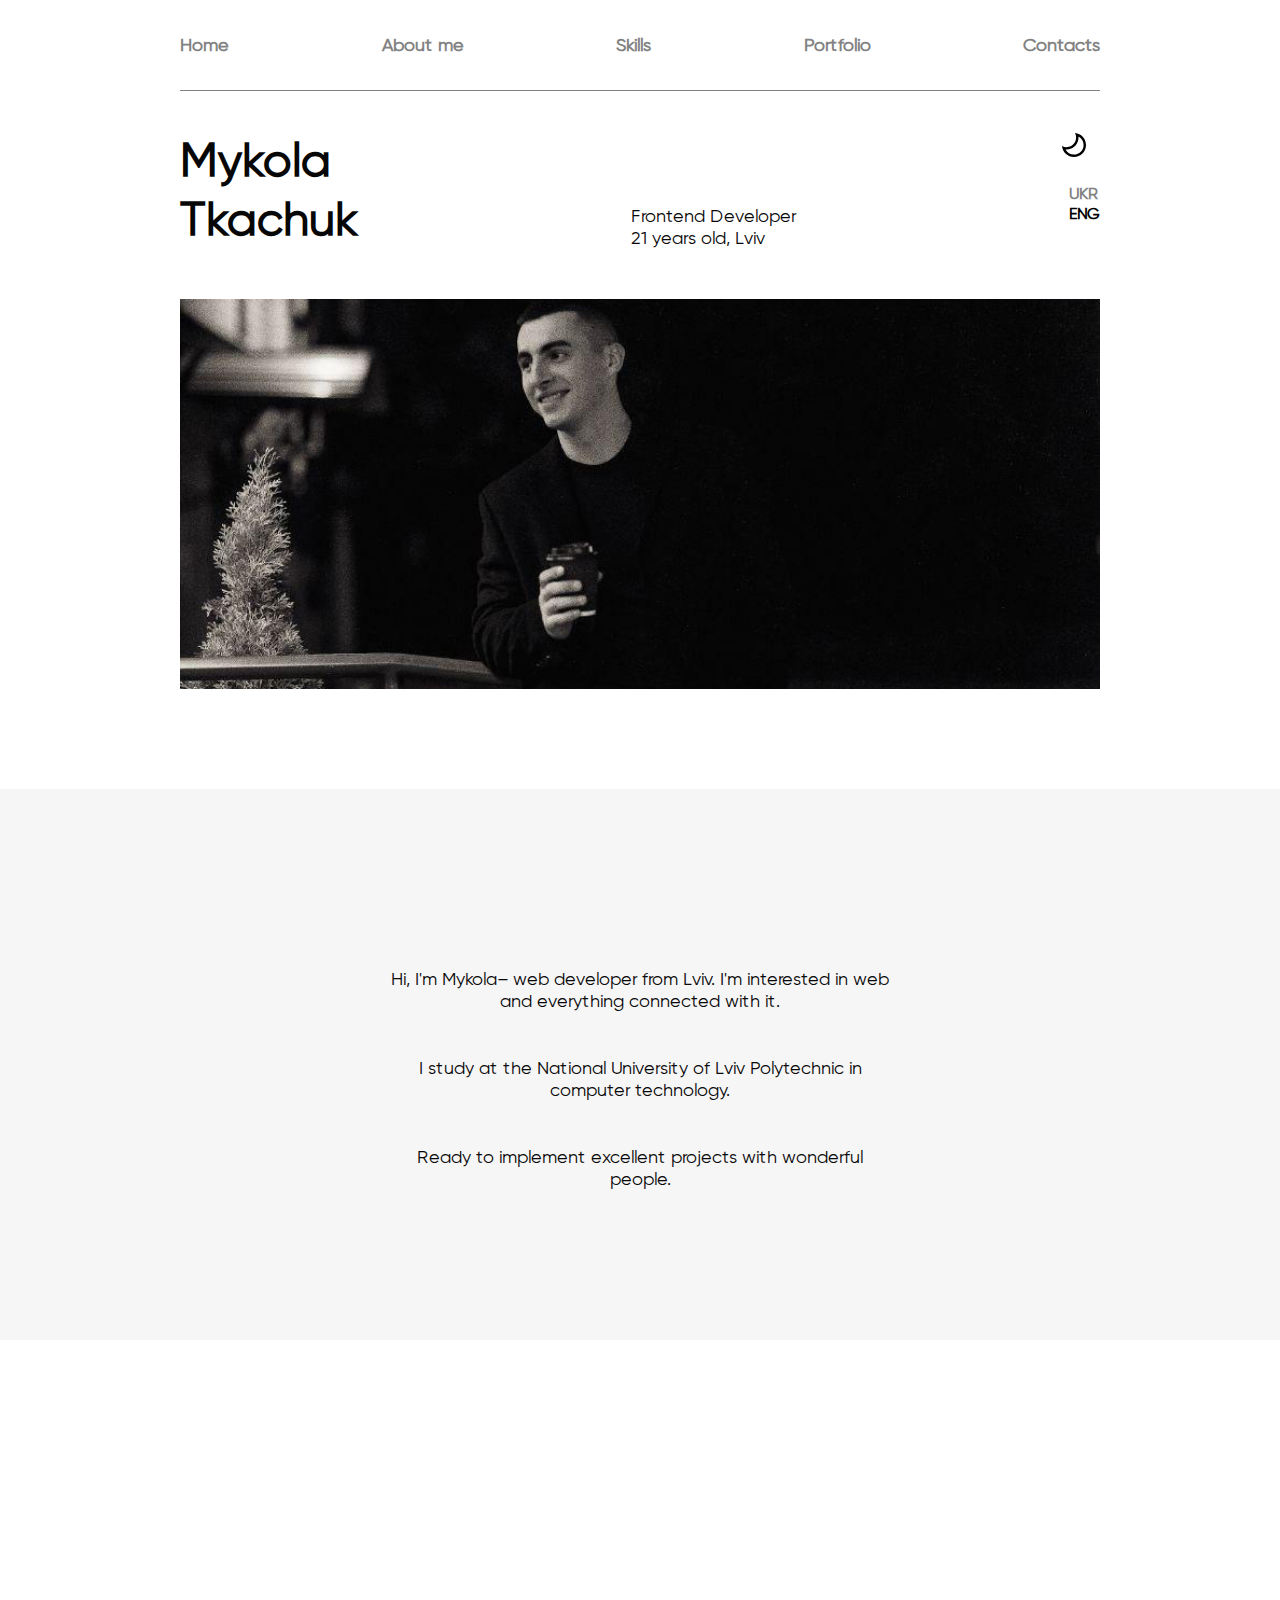
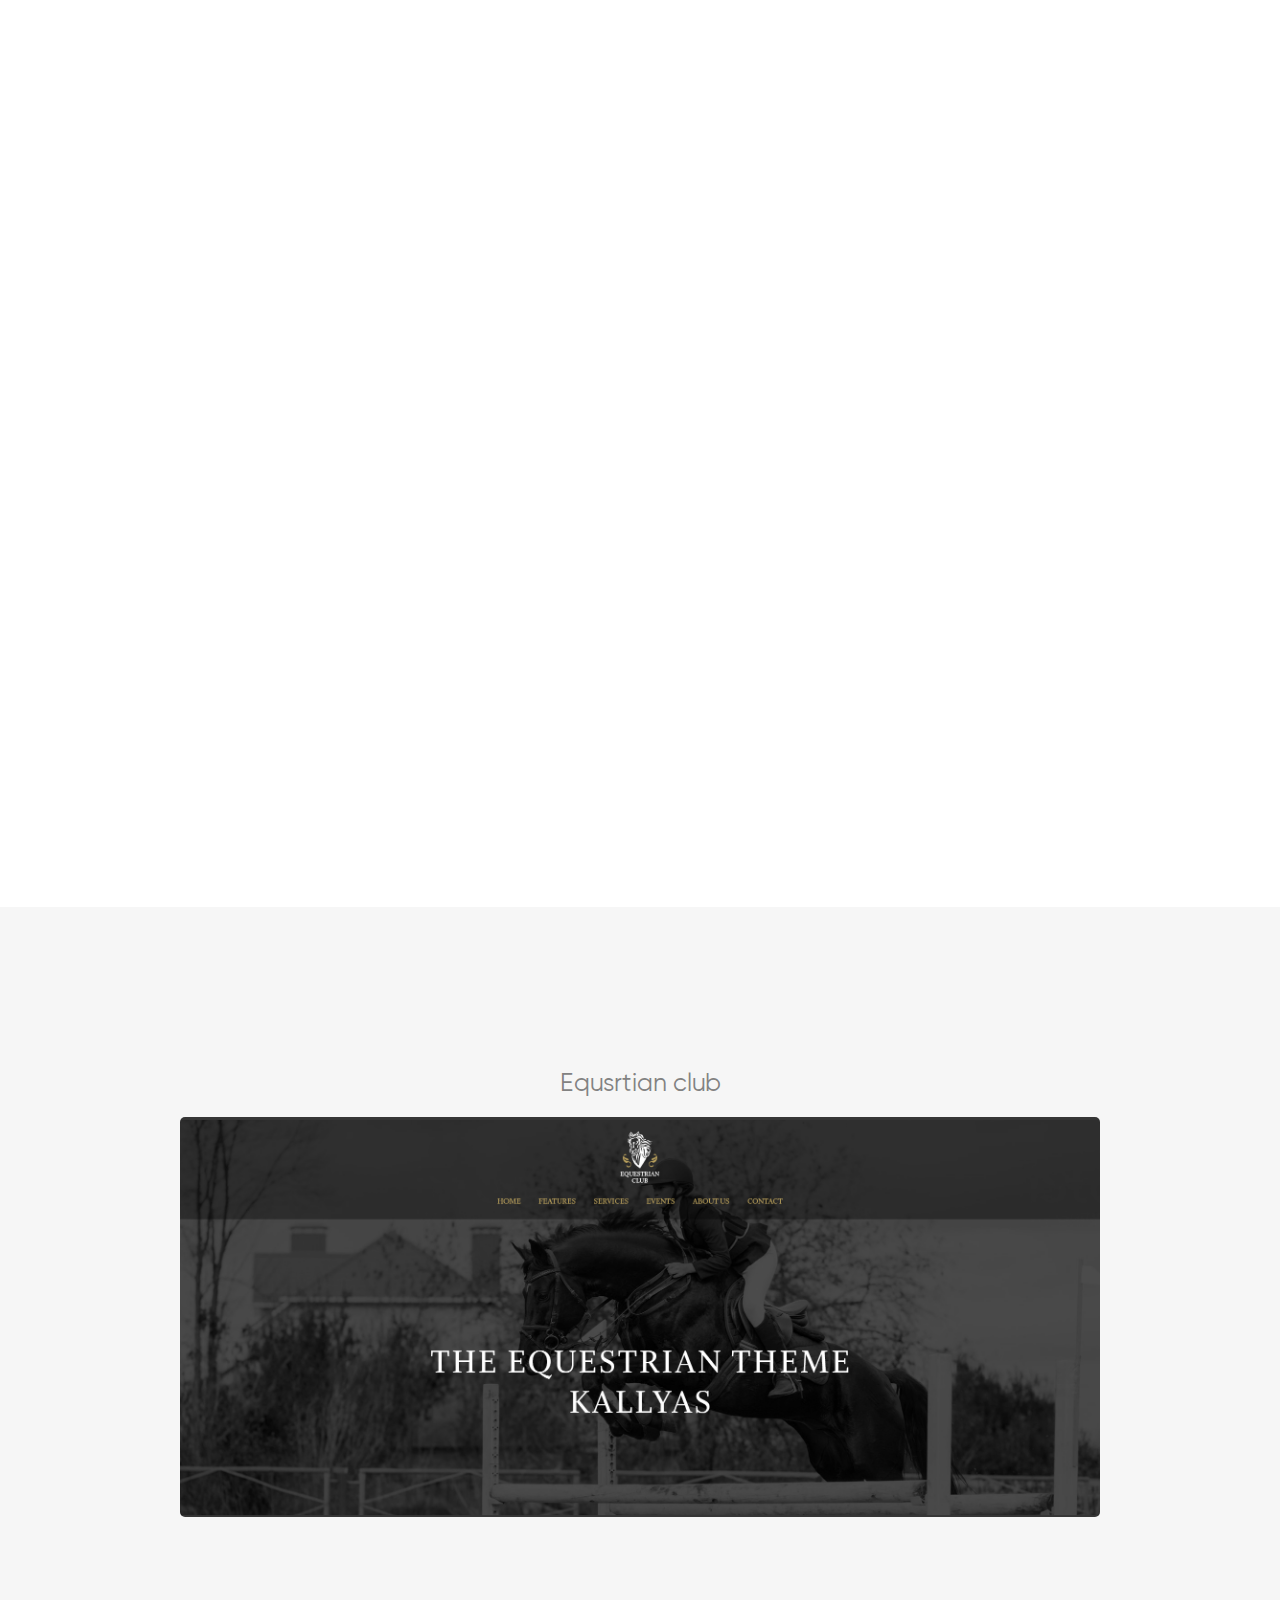
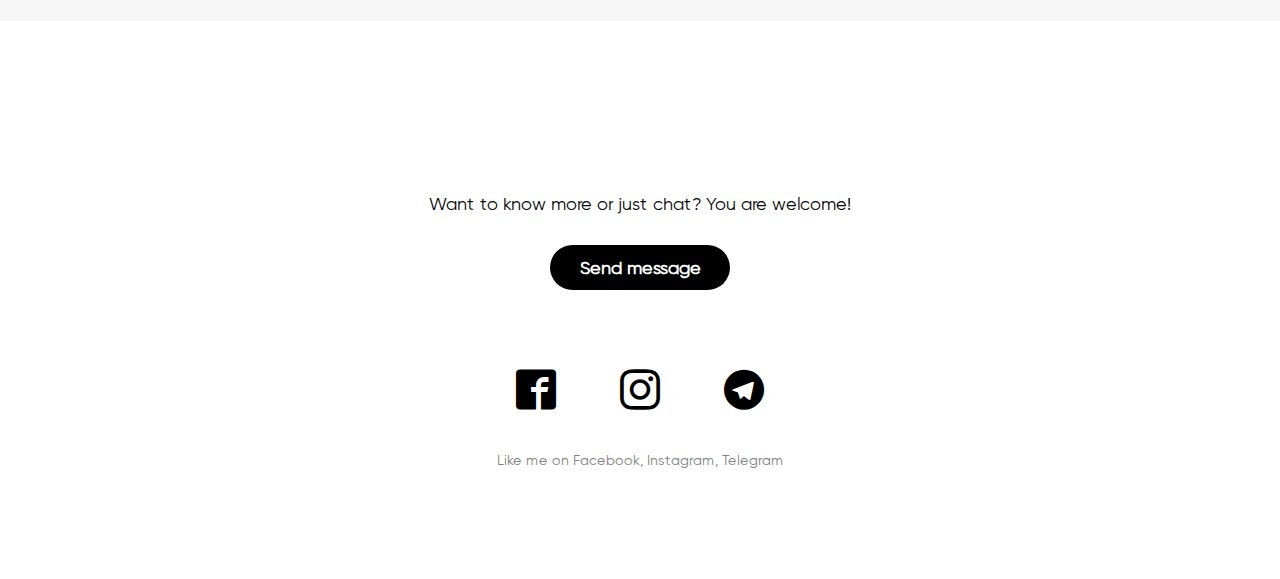
<file: index.html>
<!DOCTYPE html>
<html lang="ru" data-theme="light">

<head>
	<meta charset="UTF-8">
	<meta name="viewport" content="width=device-width, initial-scale=1.0">
	<meta http-equiv="X-UA-Compatible" content="ie=edge">
	<title>Tkachuk Dev</title>
	<link rel="stylesheet" href="css/libs.min.css">
	<link rel="stylesheet" href="css/style.min.css">
	<link rel="shortcut icon" href="images/favicon.ico" type="image/x-icon">
</head>

<body>




	<div class="wrapper transition-fade" id="swup">
		<div class="content page-content" style="position: relative;">
			<header class="header  " id="back-to-to">

				<div class="container">

					<nav class="menu">
						<ul class="menu__list">
							<li>
								<a class="menu__list-link" href="#info">Home </a>
							</li>
							<li>
								<a class="menu__list-link" href="#about">About me </a>
							</li>
							<li>
								<a class="menu__list-link" href="#skills">Skills </a>
							</li>
							<li>
								<a class="menu__list-link" href="#portfolio">Portfolio </a>
							</li>
							<li>
								<a class="menu__list-link" href="#contacts">Contacts </a>
							</li>
						</ul>
						<div class="menu-mobile">
							<a href="#" class="menu-mobile__btn">
								<span></span>
							</a>
						</div>
					</nav>

					<div class="header-line"></div>
				</div>
			</header>
			<section class="info" id="info">
				<div class="container">
					<ul class="info__list">
						<li class="info__list-name">
							<p class="animate__animated animate__fadeInDown">Mykola</p>
							<p class="animate__animated animate__fadeInUp">Tkachuk</p>

						</li>
						<li class="info__list-about">
							<p class="animate__animated animate__fadeInDown">Frontend Developer</p>
							<p class="animate__animated animate__fadeInUp">21 years old, Lviv</p>
						</li>
						<li class="info__list-btn">
							<a href="./index_ru.html" class="btn__lang-ru animate__animated animate__fadeInDown">UKR</a>
							<a href="/index.html" class="btn__lang-eng animate__animated animate__fadeInUp"
								style="color: #000;">ENG</a>
						</li>
						<li class="toggle-container">
							<input type="checkbox" id="switch" name="theme" /><label for="switch"></label>

						</li>
					</ul>

					<div class="info__photo " style="background-image:url(images/my-photo.jpg);"></div>
					<div class="info__photo-mobile" style="background-image:url(images/myphoto-mobile.jpg);"></div>
			</section>
			<section class="about" id="about">
				<div class="container">

					<div class="about__title wow animate__animated animate__fadeInUp">
						About me
					</div>
					<div class="about__inner">
						<p class="about__text">
							Hi, I'm Mykola– web developer
							from Lviv. I'm interested in web and everything connected with it.
						</p>
						<p class="about__text">
							I study at the National University of Lviv Polytechnic in computer technology.
						</p>
						<p class="about__text">
							Ready to implement excellent projects
							with wonderful people.
						</p>
					</div>

				</div>
			</section>
			<section id="skills" class="skills">
				<div class="container">
					<div class="skills__title wow animate__animated animate__fadeInUp">
						Skills
					</div>
					<p class="skills__text wow animate__animated animate__fadeInUp">
						Tech Skills
					</p>
					<div class="skills__inner">
						<div class="skills__item wow animate__animated animate__fadeInUp">
							<div class="skills__item-img" style="background:url(images/content/html.png);"></div>
							<p class="skills__item-text">
								Html
							</p>
							<div class="skills__item-star">
								<div class="star-html" style="margin:  0 auto;"></div>
							</div>
						</div>
						<div class="skills__item wow animate__animated animate__fadeInUp">
							<div class="skills__item-img" style="background:url(images/content/css.png);"></div>
							<p class="skills__item-text">
								Css
							</p>
							<div class="skills__item-star">
								<div class="star-html" style="margin:  0 auto;"></div>
							</div>
						</div>
						<div class="skills__item wow animate__animated animate__fadeInUp">
							<div class="skills__item-img" style="background:url(images/content/javascript.png);"></div>
							<p class="skills__item-text">
								Javascript
							</p>
							<div class="skills__item-star">
								<div class="star-js" style="margin:  0 auto;"></div>
							</div>
						</div>
						<div class="skills__item wow animate__animated animate__fadeInUp">
							<div class="skills__item-img skills__bem" style="background:url(images/content/bem.png);">
							</div>
							<p class="skills__item-text">
								BEM
							</p>
							<div class="skills__item-star">
								<div class="star-bem" style="margin:  0 auto;"></div>
							</div>
						</div>
						<div class="skills__item wow animate__animated animate__fadeInUp">
							<div class="skills__item-img" style="background:url(images/content/gulp.png);"></div>
							<p class="skills__item-text">
								Gulp
							</p>
							<div class="skills__item-star">
								<div class="star-gulp" style="margin:  0 auto;"></div>
							</div>
						</div>
						<div class="skills__item wow animate__animated animate__fadeInUp">
							<div class="skills__item-img skills-github"
								style="background:url(images/content/github-dark.png);"></div>
							<p class="skills__item-text">
								Github
							</p>
							<div class="skills__item-star">
								<div class="star-git" style="margin:  0 auto;"></div>
							</div>
						</div>
						<div class="skills__item wow animate__animated animate__fadeInUp">
							<div class="skills__item-img" style="background:url(images/content/bootstrap.png);"></div>
							<p class="skills__item-text">
								Bootstrap
							</p>
							<div class="skills__item-star">
								<div class="star-bootstrap" style="margin:  0 auto;"></div>
							</div>
						</div>
						<div class="skills__item wow animate__animated animate__fadeInUp">
							<div class="skills__item-img" style="background:url(images/content/sass.png);"></div>
							<p class="skills__item-text">
								Sass
							</p>
							<div class="skills__item-star">
								<div class="star-sass" style="margin:  0 auto;"></div>
							</div>
						</div>
						<div class="skills__item wow animate__animated animate__fadeInUp">
							<div class="skills__item-img" style="background:url(images/content/wordpress.png);"></div>
							<p class="skills__item-text">
								Wordpress
							</p>
							<div class="skills__item-star">
								<div class="star-wordpress" style="margin:  0 auto;"></div>
							</div>
						</div>
					</div>
				</div>
			</section>
			<section class="portfolio" id="portfolio">
				<div class="container">
					<div class="portfolio__title wow animate__animated animate__fadeInUp">
						Portfolio
					</div>
					<div class="portfolio-project__title">
						Equsrtian club
					</div>
					<a class="portfolio-project" href="https://kolweb-dev.github.io/Equsrtian-club/" >
						<img class="portfolio-project__image" src="images/equsrtian.jpg" alt>
					</a>
				</div>
			</section>
		</div>
		<footer class="footer">
			<div class="contacts" id="contacts">
				<div class="container">
					<div class="contacts__title wow animate__animated animate__fadeInUp">
						Contacts
					</div>
					<div class="contacts__text">
						Want to know more or just chat?
						You are welcome!
					</div>
					<div class="contacts__email-box">
						<a href="mailto: kolya.tkachukki@gmail.com" class="contacts__email">
							Send message
						</a>
					</div>

					<div class="contacts__link">
						<ul class="contacts__list">
							<li><a href="https://www.facebook.com/" class="icon-facebook2"></a></li>
							<li><a href="https://www.instagram.com/kolya_tkachuk13/" class="icon-instagram"></a></li>
							<!-- <li><a href="#" class="icon-vk"></a></li> -->
							<li><a href="https://t.me/kolya_13_33" class="icon-telegram"></a></li>
						</ul>
					</div>
					<div class="contacts__text-bottom">
						Like me on
						Facebook, Instagram, Telegram
					</div>
				</div>
			</div>
		</footer>
	</div>

	<a href="#" onclick="smoothJumpUp(); return false;" id="upbutton" class="buttonUp"></a>
	<script src="https://ajax.googleapis.com/ajax/libs/jquery/3.5.1/jquery.min.js"></script>
	<script src="js/libs.min.js"></script>
	<script src="js/main.js"></script>
</body>

</html>
</file>
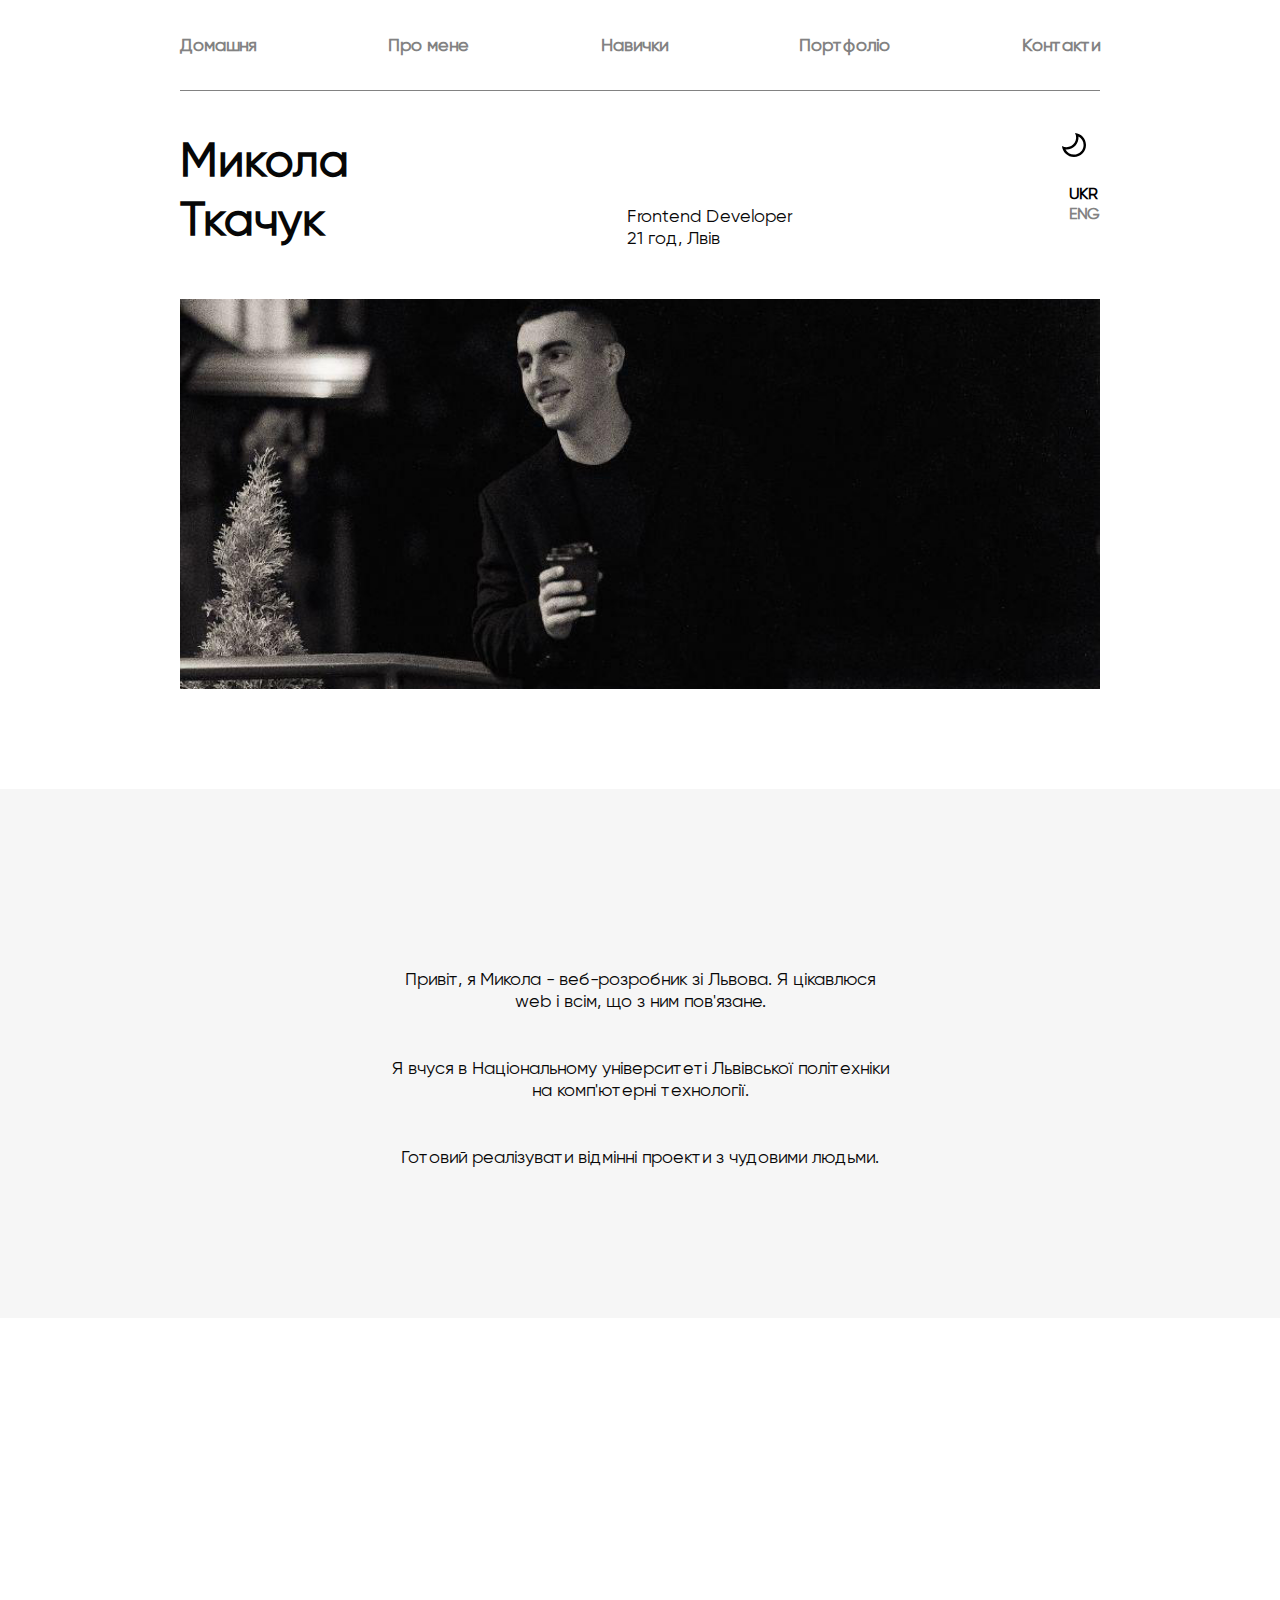
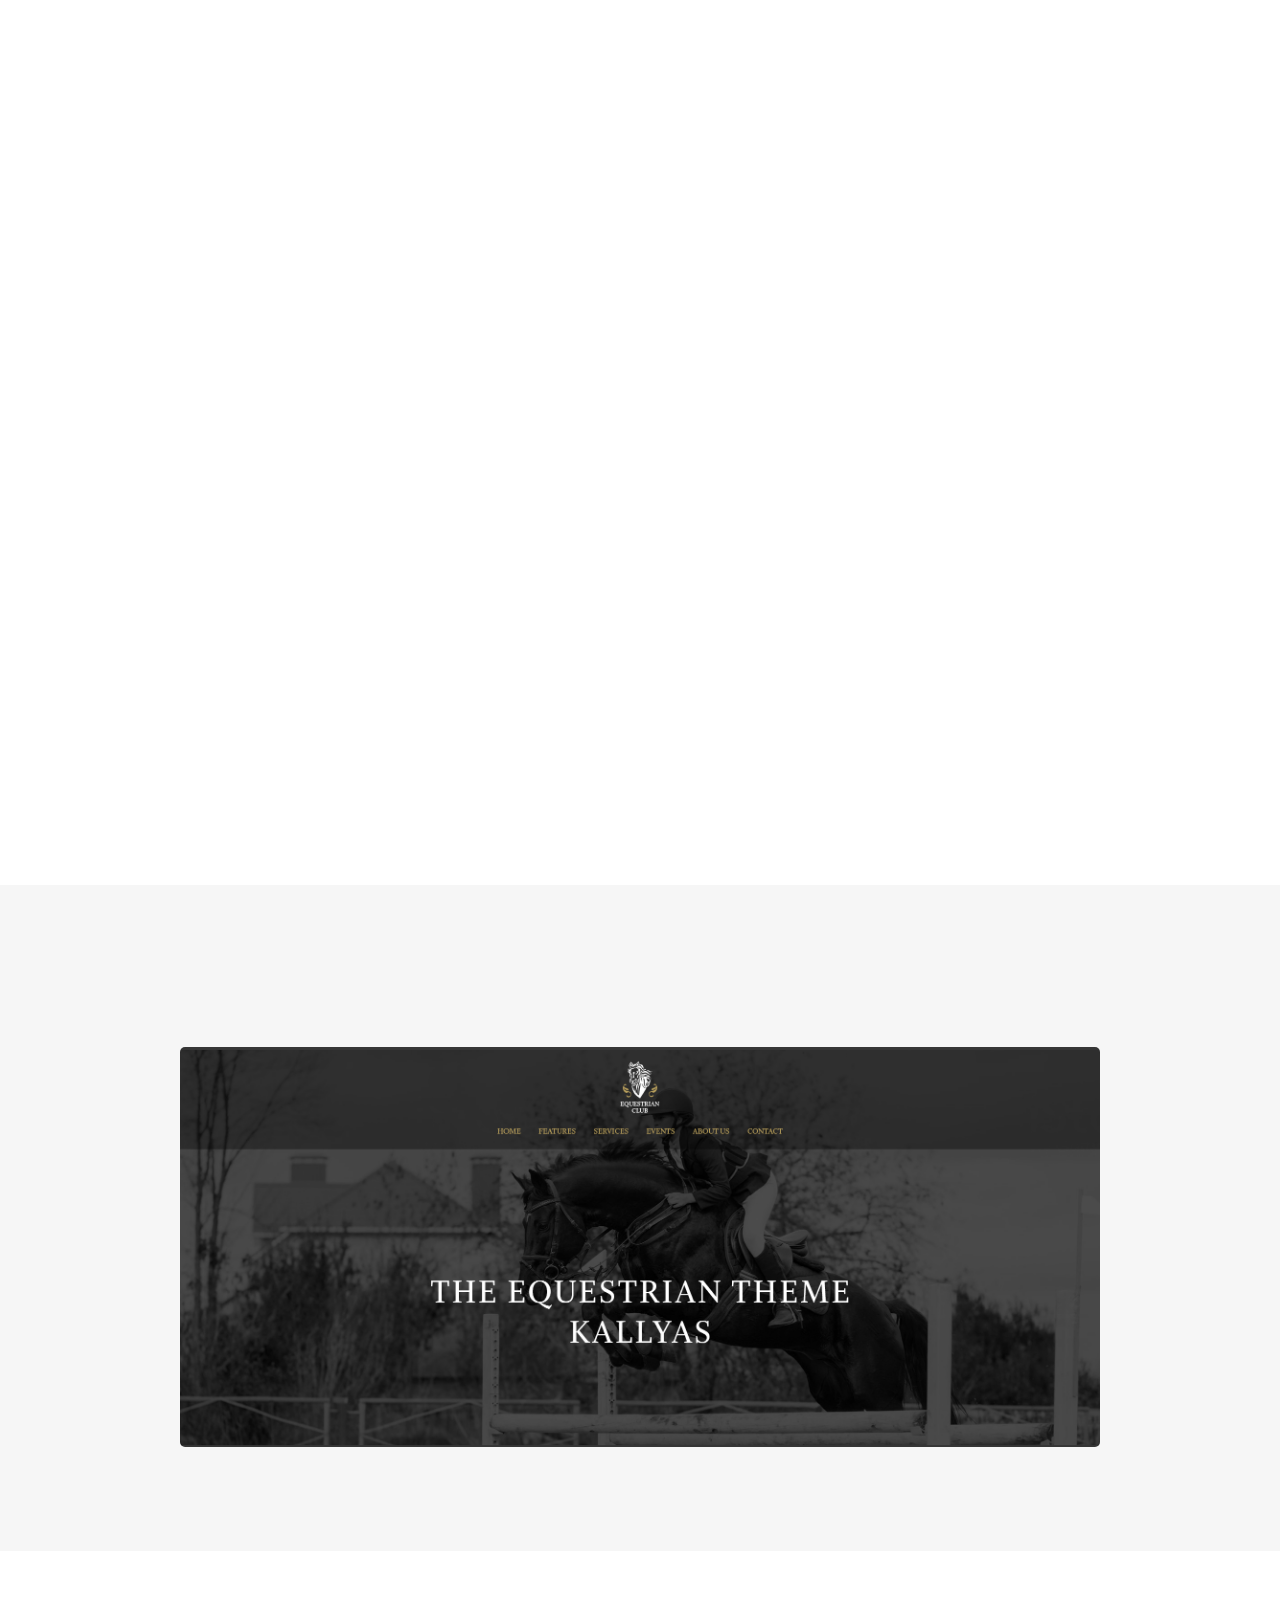
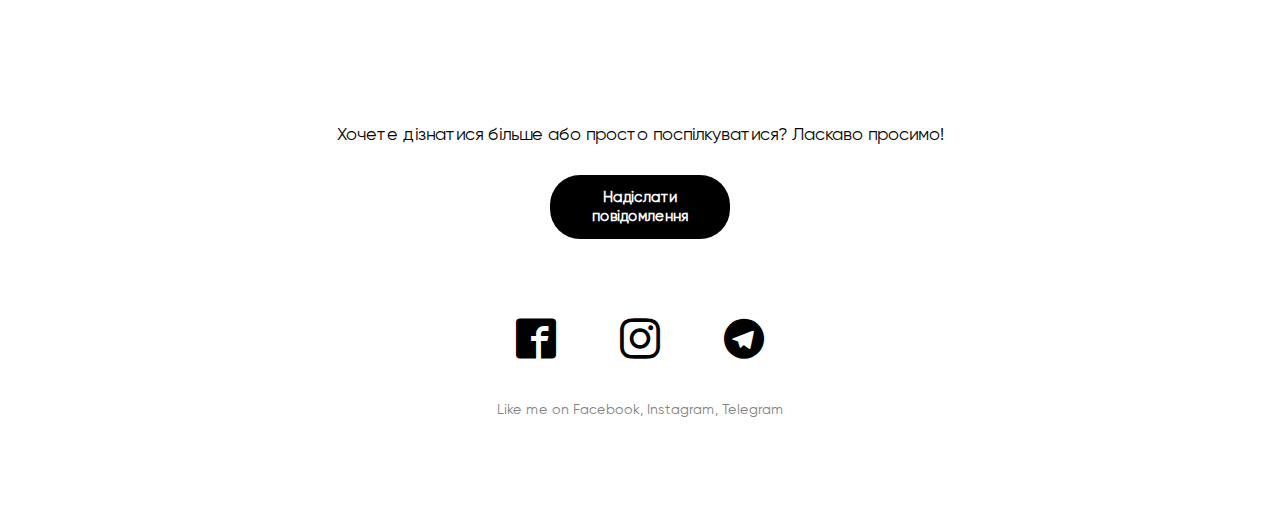
<file: index_ru.html>
<!DOCTYPE html>
<html lang="ru" data-theme="light">

<head>
	<meta charset="UTF-8">
	<meta name="viewport" content="width=device-width, initial-scale=1.0">
	<meta http-equiv="X-UA-Compatible" content="ie=edge">
	<title>Portfolio</title>
	<link rel="stylesheet" href="css/libs.min.css">
	<link rel="stylesheet" href="css/style.min.css">
	<link rel="shortcut icon" href="images/favicon.ico" type="image/x-icon">
</head>

<body>
	<div class="wrapper transition-fade" id="swup">
		<div class="content page-content" style="position: relative;">
			<header class="header  " id="back-to-to">

				<div class="container">

					<nav class="menu">
						<ul class="menu__list">
							<li>
								<a class="menu__list-link" href="#info">Домашня </a>
							</li>
							<li>
								<a class="menu__list-link" href="#about">Про мене </a>
							</li>
							<li>
								<a class="menu__list-link" href="#skills">Навички </a>
							</li>
							<li>
								<a class="menu__list-link" href="#portfolio">Портфоліо </a>
							</li>
							<li>
								<a class="menu__list-link" href="#contacts">Контакти </a>
							</li>
						</ul>
						<div class="menu-mobile">
							<a href="#" class="menu-mobile__btn">
								<span></span>
							</a>
						</div>
					</nav>

					<div class="header-line"></div>
				</div>
			</header>
			<section class="info" id="info">
				<div class="container">
					<ul class="info__list">
						<li class="info__list-name">
							<p class="animate__animated animate__fadeInDown">Микола</p>
							<p class="animate__animated animate__fadeInUp">Ткачук</p>

						</li>
						<li class="info__list-about">
							<p class="animate__animated animate__fadeInDown">Frontend Developer</p>
							<p class="animate__animated animate__fadeInUp">21 год, Лвів</p>
						</li>
						<li class="info__list-btn">
							<a href="./index_ru.html" class="btn__lang-ru dark-btn__ru animate__animated animate__fadeInDown" style="color: #000;">UKR</a>
							<a href="./index.html" class="btn__lang-eng dark-btn__eng animate__animated animate__fadeInUp"
								>ENG</a>
						</li>
						<li class="toggle-container">
							<input type="checkbox" id="switch" name="theme" /><label for="switch"></label>

						</li>
					</ul>

					<div class="info__photo " style="background-image:url(images/my-photo.jpg);"></div>
					<div class="info__photo-mobile" style="background-image:url(images/myphoto-mobile.jpg);"></div>
			</section>
			<section class="about" id="about">
				<div class="container">

					<div class="about__title wow animate__animated animate__fadeInUp">
						Обо мне
					</div>
					<div class="about__inner">
						<p class="about__text">
							Привіт, я Микола - веб-розробник зі Львова. Я цікавлюся web і всім, що з ним
							пов'язане.
						</p>
						<p class="about__text">
							Я вчуся в Національному університеті Львівської політехніки на комп'ютерні технології.
						</p>
						<p class="about__text">
							Готовий реалізувати відмінні проекти
							з чудовими людьми.
						</p>
					</div>

				</div>
			</section>
			<section id="skills" class="skills">
				<div class="container">
					<div class="skills__title wow animate__animated animate__fadeInUp">
						Навички
					</div>
					<p class="skills__text wow animate__animated animate__fadeInUp">
						Технічні навички
					</p>
					<div class="skills__inner">
						<div class="skills__item wow animate__animated animate__fadeInUp">
							<div class="skills__item-img" style="background:url(images/content/html.png);"></div>
							<p class="skills__item-text">
								Html
							</p>
							<div class="skills__item-star">
								<div class="star-html" style="margin:  0 auto;"></div>
							</div>
						</div>
						<div class="skills__item wow animate__animated animate__fadeInUp">
							<div class="skills__item-img" style="background:url(images/content/css.png);"></div>
							<p class="skills__item-text">
								Css
							</p>
							<div class="skills__item-star">
								<div class="star-html" style="margin:  0 auto;"></div>
							</div>
						</div>
						<div class="skills__item wow animate__animated animate__fadeInUp">
							<div class="skills__item-img" style="background:url(images/content/javascript.png);"></div>
							<p class="skills__item-text">
								Javascript
							</p>
							<div class="skills__item-star">
								<div class="star-js" style="margin:  0 auto;"></div>
							</div>
						</div>
						<div class="skills__item wow animate__animated animate__fadeInUp">
							<div class="skills__item-img skills__bem" style="background:url(images/content/bem.png);">
							</div>
							<p class="skills__item-text">
								BEM
							</p>
							<div class="skills__item-star">
								<div class="star-bem" style="margin:  0 auto;"></div>
							</div>
						</div>
						<div class="skills__item wow animate__animated animate__fadeInUp">
							<div class="skills__item-img" style="background:url(images/content/gulp.png);"></div>
							<p class="skills__item-text">
								Gulp
							</p>
							<div class="skills__item-star">
								<div class="star-gulp" style="margin:  0 auto;"></div>
							</div>
						</div>
						<div class="skills__item wow animate__animated animate__fadeInUp">
							<div class="skills__item-img skills-github"
								style="background:url(images/content/github-dark.png);"></div>
							<p class="skills__item-text">
								Github
							</p>
							<div class="skills__item-star">
								<div class="star-git" style="margin:  0 auto;"></div>
							</div>
						</div>
						<div class="skills__item wow animate__animated animate__fadeInUp">
							<div class="skills__item-img" style="background:url(images/content/bootstrap.png);"></div>
							<p class="skills__item-text">
								Bootstrap
							</p>
							<div class="skills__item-star">
								<div class="star-bootstrap" style="margin:  0 auto;"></div>
							</div>
						</div>
						<div class="skills__item wow animate__animated animate__fadeInUp">
							<div class="skills__item-img" style="background:url(images/content/sass.png);"></div>
							<p class="skills__item-text">
								Sass
							</p>
							<div class="skills__item-star">
								<div class="star-sass" style="margin:  0 auto;"></div>
							</div>
						</div>
						<div class="skills__item wow animate__animated animate__fadeInUp">
							<div class="skills__item-img" style="background:url(images/content/wordpress.png);"></div>
							<p class="skills__item-text">
								Wordpress
							</p>
							<div class="skills__item-star">
								<div class="star-wordpress" style="margin:  0 auto;"></div>
							</div>
						</div>
					</div>
				</div>
			</section>
			<section class="portfolio" id="portfolio">
				<div class="container">
					<div class="portfolio__title wow animate__animated animate__fadeInUp">
						Портфоліо
					</div>
					<a class="portfolio-project" href="https://kolweb-dev.github.io/Equsrtian-club/" >
						<img class="portfolio-project__image" src="images/equsrtian.jpg" alt>
					</a>
				</div>
			</section>
		</div>
		<footer class="footer">
			<div class="contacts" id="contacts">
				<div class="container">
					<div class="contacts__title wow animate__animated animate__fadeInUp">
						Контакти
					</div>
					<div class="contacts__text">
						Хочете дізнатися більше або просто поспілкуватися?
						Ласкаво просимо!
					</div>
					<div class="contacts__email-box">
						<a href="mailto: kolya.tkachukki@gmail.com" class="contacts__email email-ru">
							Надіслати повідомлення
						</a>
					</div>

					<div class="contacts__link">
						<ul class="contacts__list">
							<li><a href="https://www.facebook.com/" class="icon-facebook2"></a></li>
							<li><a href="https://www.instagram.com/kolya_tkachuk13/" class="icon-instagram"></a></li>
							<li><a href="https://t.me/kolya_13_33" class="icon-telegram"></a></li>
						</ul>
					</div>
					<div class="contacts__text-bottom">
						Like me on
						Facebook, Instagram, Telegram
					</div>
				</div>
			</div>
		</footer>
	</div>

	<a href="#" onclick="smoothJumpUp(); return false;" id="upbutton" class="buttonUp"></a>
	<script src="https://ajax.googleapis.com/ajax/libs/jquery/3.5.1/jquery.min.js"></script>
	<script src="js/libs.min.js"></script>
	<script src="js/main.js"></script>
</body>

</html>
</file>
<file: css/libs.min.css>
@charset "UTF-8";/*! normalize.css v8.0.1 | MIT License | github.com/necolas/normalize.css */button,hr,input{overflow:visible}.mfp-image-holder .mfp-content,img.mfp-img,legend{max-width:100%}progress,sub,sup{vertical-align:baseline}.mfp-arrow,.slick-slider{-webkit-tap-highlight-color:transparent}.slick-loading .slick-slide,.slick-loading .slick-track{visibility:hidden}.mfp-arrow:after,.mfp-arrow:before,.mfp-container:before,.mfp-figure:after,.slick-track:after,.slick-track:before{content:''}html{line-height:1.15;-webkit-text-size-adjust:100%}body{margin:0}details,main{display:block}h1{font-size:2em;margin:.67em 0}hr{box-sizing:content-box;height:0}code,kbd,pre,samp{font-family:monospace,monospace;font-size:1em}a{background-color:transparent}abbr[title]{border-bottom:none;text-decoration:underline;text-decoration:underline dotted}b,strong{font-weight:bolder}small{font-size:80%}sub,sup{font-size:75%;line-height:0;position:relative}sub{bottom:-.25em}sup{top:-.5em}img{border-style:none}button,input,optgroup,select,textarea{font-family:inherit;font-size:100%;line-height:1.15;margin:0}button,select{text-transform:none}[type=button],[type=reset],[type=submit],button{-webkit-appearance:button}[type=button]::-moz-focus-inner,[type=reset]::-moz-focus-inner,[type=submit]::-moz-focus-inner,button::-moz-focus-inner{border-style:none;padding:0}[type=button]:-moz-focusring,[type=reset]:-moz-focusring,[type=submit]:-moz-focusring,button:-moz-focusring{outline:ButtonText dotted 1px}fieldset{padding:.35em .75em .625em}legend{box-sizing:border-box;color:inherit;display:table;padding:0;white-space:normal}textarea{overflow:auto}[type=checkbox],[type=radio]{box-sizing:border-box;padding:0}[type=number]::-webkit-inner-spin-button,[type=number]::-webkit-outer-spin-button{height:auto}[type=search]{-webkit-appearance:textfield;outline-offset:-2px}[type=search]::-webkit-search-decoration{-webkit-appearance:none}::-webkit-file-upload-button{-webkit-appearance:button;font:inherit}summary{display:list-item}[hidden],template{display:none}.slick-list,.slick-slider,.slick-track{position:relative;display:block}.slick-slider{box-sizing:border-box;-webkit-user-select:none;-moz-user-select:none;-ms-user-select:none;user-select:none;-webkit-touch-callout:none;-khtml-user-select:none;-ms-touch-action:pan-y;touch-action:pan-y}.slick-list{overflow:hidden;margin:0;padding:0}.slick-list:focus{outline:0}.slick-list.dragging{cursor:pointer;cursor:hand}.slick-slider .slick-list,.slick-slider .slick-track{-webkit-transform:translate3d(0,0,0);-moz-transform:translate3d(0,0,0);-ms-transform:translate3d(0,0,0);-o-transform:translate3d(0,0,0);transform:translate3d(0,0,0)}.slick-track{top:0;left:0;margin-left:auto;margin-right:auto}.mfp-bg,.mfp-wrap{position:fixed;top:0;width:100%;left:0}.slick-track:after,.slick-track:before{display:table}.slick-track:after{clear:both}.slick-slide{display:none;float:left;height:100%;min-height:1px}[dir=rtl] .slick-slide{float:right}.slick-slide img{display:block}.slick-slide.slick-loading img{display:none}.slick-slide.dragging img{pointer-events:none}.slick-initialized .slick-slide{display:block}.slick-vertical .slick-slide{display:block;height:auto;border:1px solid transparent}.slick-arrow.slick-hidden{display:none}.mfp-bg{height:100%;z-index:1042;overflow:hidden;background:#0b0b0b;opacity:.8}.mfp-wrap{height:100%;z-index:1043;outline:0!important;-webkit-backface-visibility:hidden}.mfp-container{text-align:center;position:absolute;width:100%;height:100%;left:0;top:0;padding:0 8px;box-sizing:border-box}.mfp-container:before{display:inline-block;height:100%;vertical-align:middle}.mfp-align-top .mfp-container:before{display:none}.mfp-content{position:relative;display:inline-block;vertical-align:middle;margin:0 auto;text-align:left;z-index:1045}.mfp-ajax-holder .mfp-content,.mfp-inline-holder .mfp-content{width:100%;cursor:auto}.mfp-ajax-cur{cursor:progress}.mfp-zoom-out-cur,.mfp-zoom-out-cur .mfp-image-holder .mfp-close{cursor:-moz-zoom-out;cursor:-webkit-zoom-out;cursor:zoom-out}.mfp-zoom{cursor:pointer;cursor:-webkit-zoom-in;cursor:-moz-zoom-in;cursor:zoom-in}.mfp-auto-cursor .mfp-content{cursor:auto}.mfp-arrow,.mfp-close,.mfp-counter,.mfp-preloader{-webkit-user-select:none;-moz-user-select:none;user-select:none}.mfp-loading.mfp-figure{display:none}.mfp-hide{display:none!important}.mfp-preloader{color:#CCC;position:absolute;top:50%;width:auto;text-align:center;margin-top:-.8em;left:8px;right:8px;z-index:1044}.mfp-preloader a{color:#CCC}.mfp-close,.mfp-preloader a:hover{color:#FFF}.mfp-s-error .mfp-content,.mfp-s-ready .mfp-preloader{display:none}button.mfp-arrow,button.mfp-close{overflow:visible;cursor:pointer;background:0 0;border:0;-webkit-appearance:none;display:block;outline:0;padding:0;z-index:1046;box-shadow:none;touch-action:manipulation}button::-moz-focus-inner{padding:0;border:0}.mfp-close{width:44px;height:44px;line-height:44px;position:absolute;right:0;top:0;text-decoration:none;text-align:center;opacity:.65;padding:0 0 18px 10px;font-style:normal;font-size:28px;font-family:Arial,Baskerville,monospace}.mfp-close:focus,.mfp-close:hover{opacity:1}.mfp-close:active{top:1px}.mfp-close-btn-in .mfp-close{color:#333}.mfp-iframe-holder .mfp-close,.mfp-image-holder .mfp-close{color:#FFF;right:-6px;text-align:right;padding-right:6px;width:100%}.mfp-counter{position:absolute;top:0;right:0;color:#CCC;font-size:12px;line-height:18px;white-space:nowrap}.mfp-arrow{position:absolute;opacity:.65;margin:-55px 0 0;top:50%;padding:0;width:90px;height:110px}.mfp-arrow:active{margin-top:-54px}.mfp-arrow:focus,.mfp-arrow:hover{opacity:1}.mfp-arrow:after,.mfp-arrow:before{display:block;width:0;height:0;position:absolute;left:0;top:0;margin-top:35px;margin-left:35px;border:inset transparent}.mfp-arrow:after{border-top-width:13px;border-bottom-width:13px;top:8px}.mfp-arrow:before{border-top-width:21px;border-bottom-width:21px;opacity:.7}.mfp-arrow-left{left:0}.mfp-arrow-left:after{border-right:17px solid #FFF;margin-left:31px}.mfp-arrow-left:before{margin-left:25px;border-right:27px solid #3F3F3F}.mfp-arrow-right{right:0}.mfp-arrow-right:after{border-left:17px solid #FFF;margin-left:39px}.mfp-arrow-right:before{border-left:27px solid #3F3F3F}.mfp-iframe-holder{padding-top:40px;padding-bottom:40px}.mfp-iframe-holder .mfp-content{line-height:0;width:100%;max-width:900px}.mfp-iframe-holder .mfp-close{top:-40px}.mfp-iframe-scaler{width:100%;height:0;overflow:hidden;padding-top:56.25%}.mfp-iframe-scaler iframe{position:absolute;display:block;top:0;left:0;width:100%;height:100%;box-shadow:0 0 8px rgba(0,0,0,.6);background:#000}.mfp-figure:after,img.mfp-img{width:auto;height:auto;display:block}img.mfp-img{line-height:0;box-sizing:border-box;padding:40px 0;margin:0 auto}.mfp-figure{line-height:0}.mfp-figure:after{position:absolute;left:0;top:40px;bottom:40px;right:0;z-index:-1;box-shadow:0 0 8px rgba(0,0,0,.6);background:#444}.mfp-figure small{color:#BDBDBD;display:block;font-size:12px;line-height:14px}.mfp-figure figure{margin:0}.mfp-bottom-bar{margin-top:-36px;position:absolute;top:100%;left:0;width:100%;cursor:auto}.mfp-title{text-align:left;line-height:18px;color:#F3F3F3;word-wrap:break-word;padding-right:36px}.mfp-gallery .mfp-image-holder .mfp-figure{cursor:pointer}@media screen and (max-width:800px) and (orientation:landscape),screen and (max-height:300px){.mfp-img-mobile .mfp-image-holder{padding-left:0;padding-right:0}.mfp-img-mobile img.mfp-img{padding:0}.mfp-img-mobile .mfp-figure:after{top:0;bottom:0}.mfp-img-mobile .mfp-figure small{display:inline;margin-left:5px}.mfp-img-mobile .mfp-bottom-bar{background:rgba(0,0,0,.6);bottom:0;margin:0;top:auto;padding:3px 5px;position:fixed;box-sizing:border-box}.mfp-img-mobile .mfp-bottom-bar:empty{padding:0}.mfp-img-mobile .mfp-counter{right:5px;top:3px}.mfp-img-mobile .mfp-close{top:0;right:0;width:35px;height:35px;line-height:35px;background:rgba(0,0,0,.6);position:fixed;text-align:center;padding:0}}@media all and (max-width:900px){.mfp-arrow{-webkit-transform:scale(.75);transform:scale(.75)}.mfp-arrow-left{-webkit-transform-origin:0;transform-origin:0}.mfp-arrow-right{-webkit-transform-origin:100%;transform-origin:100%}.mfp-container{padding-left:6px;padding-right:6px}}.jq-ry-container{position:relative;padding:0 5px;line-height:0;display:block;cursor:pointer;-webkit-box-sizing:content-box;-moz-box-sizing:content-box;box-sizing:content-box;direction:ltr}.jq-ry-container[readonly=readonly]{cursor:default}.jq-ry-container>.jq-ry-group-wrapper{position:relative;width:100%}.jq-ry-container>.jq-ry-group-wrapper>.jq-ry-group{position:relative;line-height:0;z-index:10;white-space:nowrap}.jq-ry-container>.jq-ry-group-wrapper>.jq-ry-group>svg{display:inline-block}.jq-ry-container>.jq-ry-group-wrapper>.jq-ry-group.jq-ry-normal-group{width:100%}.jq-ry-container>.jq-ry-group-wrapper>.jq-ry-group.jq-ry-rated-group{width:0;z-index:11;position:absolute;top:0;left:0;overflow:hidden}/*!
 * animate.css - https://animate.style/
 * Version - 4.1.0
 * Licensed under the MIT license - http://opensource.org/licenses/MIT
 *
 * Copyright (c) 2020 Animate.css
 */:root{--animate-duration:1s;--animate-delay:1s;--animate-repeat:1}.animate__animated{-webkit-animation-duration:var(--animate-duration);animation-duration:var(--animate-duration);-webkit-animation-fill-mode:both;animation-fill-mode:both}.animate__animated.animate__infinite{-webkit-animation-iteration-count:infinite;animation-iteration-count:infinite}.animate__animated.animate__repeat-1{-webkit-animation-iteration-count:var(--animate-repeat);animation-iteration-count:var(--animate-repeat)}.animate__animated.animate__repeat-2{-webkit-animation-iteration-count:calc(var(--animate-repeat) * 2);animation-iteration-count:calc(var(--animate-repeat) * 2)}.animate__animated.animate__repeat-3{-webkit-animation-iteration-count:calc(var(--animate-repeat) * 3);animation-iteration-count:calc(var(--animate-repeat) * 3)}.animate__animated.animate__delay-1s{-webkit-animation-delay:var(--animate-delay);animation-delay:var(--animate-delay)}.animate__animated.animate__delay-2s{-webkit-animation-delay:calc(var(--animate-delay) * 2);animation-delay:calc(var(--animate-delay) * 2)}.animate__animated.animate__delay-3s{-webkit-animation-delay:calc(var(--animate-delay) * 3);animation-delay:calc(var(--animate-delay) * 3)}.animate__animated.animate__delay-4s{-webkit-animation-delay:calc(var(--animate-delay) * 4);animation-delay:calc(var(--animate-delay) * 4)}.animate__animated.animate__delay-5s{-webkit-animation-delay:calc(var(--animate-delay) * 5);animation-delay:calc(var(--animate-delay) * 5)}.animate__animated.animate__faster{-webkit-animation-duration:calc(var(--animate-duration)/ 2);animation-duration:calc(var(--animate-duration)/ 2)}.animate__animated.animate__fast{-webkit-animation-duration:calc(var(--animate-duration) * .8);animation-duration:calc(var(--animate-duration) * .8)}.animate__animated.animate__slow{-webkit-animation-duration:calc(var(--animate-duration) * 2);animation-duration:calc(var(--animate-duration) * 2)}.animate__animated.animate__slower{-webkit-animation-duration:calc(var(--animate-duration) * 3);animation-duration:calc(var(--animate-duration) * 3)}@media print,(prefers-reduced-motion:reduce){.animate__animated{-webkit-animation-duration:1ms!important;animation-duration:1ms!important;-webkit-transition-duration:1ms!important;transition-duration:1ms!important;-webkit-animation-iteration-count:1!important;animation-iteration-count:1!important}.animate__animated[class*=Out]{opacity:0}}@-webkit-keyframes bounce{20%,53%,from,to{-webkit-animation-timing-function:cubic-bezier(.215,.61,.355,1);animation-timing-function:cubic-bezier(.215,.61,.355,1);-webkit-transform:translate3d(0,0,0);transform:translate3d(0,0,0)}40%,43%{-webkit-animation-timing-function:cubic-bezier(.755,.05,.855,.06);animation-timing-function:cubic-bezier(.755,.05,.855,.06);-webkit-transform:translate3d(0,-30px,0) scaleY(1.1);transform:translate3d(0,-30px,0) scaleY(1.1)}70%{-webkit-animation-timing-function:cubic-bezier(.755,.05,.855,.06);animation-timing-function:cubic-bezier(.755,.05,.855,.06);-webkit-transform:translate3d(0,-15px,0) scaleY(1.05);transform:translate3d(0,-15px,0) scaleY(1.05)}80%{-webkit-transition-timing-function:cubic-bezier(.215,.61,.355,1);transition-timing-function:cubic-bezier(.215,.61,.355,1);-webkit-transform:translate3d(0,0,0) scaleY(.95);transform:translate3d(0,0,0) scaleY(.95)}90%{-webkit-transform:translate3d(0,-4px,0) scaleY(1.02);transform:translate3d(0,-4px,0) scaleY(1.02)}}@keyframes bounce{20%,53%,from,to{-webkit-animation-timing-function:cubic-bezier(.215,.61,.355,1);animation-timing-function:cubic-bezier(.215,.61,.355,1);-webkit-transform:translate3d(0,0,0);transform:translate3d(0,0,0)}40%,43%{-webkit-animation-timing-function:cubic-bezier(.755,.05,.855,.06);animation-timing-function:cubic-bezier(.755,.05,.855,.06);-webkit-transform:translate3d(0,-30px,0) scaleY(1.1);transform:translate3d(0,-30px,0) scaleY(1.1)}70%{-webkit-animation-timing-function:cubic-bezier(.755,.05,.855,.06);animation-timing-function:cubic-bezier(.755,.05,.855,.06);-webkit-transform:translate3d(0,-15px,0) scaleY(1.05);transform:translate3d(0,-15px,0) scaleY(1.05)}80%{-webkit-transition-timing-function:cubic-bezier(.215,.61,.355,1);transition-timing-function:cubic-bezier(.215,.61,.355,1);-webkit-transform:translate3d(0,0,0) scaleY(.95);transform:translate3d(0,0,0) scaleY(.95)}90%{-webkit-transform:translate3d(0,-4px,0) scaleY(1.02);transform:translate3d(0,-4px,0) scaleY(1.02)}}.animate__bounce{-webkit-animation-name:bounce;animation-name:bounce;-webkit-transform-origin:center bottom;transform-origin:center bottom}@-webkit-keyframes flash{50%,from,to{opacity:1}25%,75%{opacity:0}}@keyframes flash{50%,from,to{opacity:1}25%,75%{opacity:0}}.animate__flash{-webkit-animation-name:flash;animation-name:flash}@-webkit-keyframes pulse{from,to{-webkit-transform:scale3d(1,1,1);transform:scale3d(1,1,1)}50%{-webkit-transform:scale3d(1.05,1.05,1.05);transform:scale3d(1.05,1.05,1.05)}}@keyframes pulse{from,to{-webkit-transform:scale3d(1,1,1);transform:scale3d(1,1,1)}50%{-webkit-transform:scale3d(1.05,1.05,1.05);transform:scale3d(1.05,1.05,1.05)}}.animate__pulse{-webkit-animation-name:pulse;animation-name:pulse;-webkit-animation-timing-function:ease-in-out;animation-timing-function:ease-in-out}@-webkit-keyframes rubberBand{from,to{-webkit-transform:scale3d(1,1,1);transform:scale3d(1,1,1)}30%{-webkit-transform:scale3d(1.25,.75,1);transform:scale3d(1.25,.75,1)}40%{-webkit-transform:scale3d(.75,1.25,1);transform:scale3d(.75,1.25,1)}50%{-webkit-transform:scale3d(1.15,.85,1);transform:scale3d(1.15,.85,1)}65%{-webkit-transform:scale3d(.95,1.05,1);transform:scale3d(.95,1.05,1)}75%{-webkit-transform:scale3d(1.05,.95,1);transform:scale3d(1.05,.95,1)}}@keyframes rubberBand{from,to{-webkit-transform:scale3d(1,1,1);transform:scale3d(1,1,1)}30%{-webkit-transform:scale3d(1.25,.75,1);transform:scale3d(1.25,.75,1)}40%{-webkit-transform:scale3d(.75,1.25,1);transform:scale3d(.75,1.25,1)}50%{-webkit-transform:scale3d(1.15,.85,1);transform:scale3d(1.15,.85,1)}65%{-webkit-transform:scale3d(.95,1.05,1);transform:scale3d(.95,1.05,1)}75%{-webkit-transform:scale3d(1.05,.95,1);transform:scale3d(1.05,.95,1)}}.animate__rubberBand{-webkit-animation-name:rubberBand;animation-name:rubberBand}@-webkit-keyframes shakeX{from,to{-webkit-transform:translate3d(0,0,0);transform:translate3d(0,0,0)}10%,30%,50%,70%,90%{-webkit-transform:translate3d(-10px,0,0);transform:translate3d(-10px,0,0)}20%,40%,60%,80%{-webkit-transform:translate3d(10px,0,0);transform:translate3d(10px,0,0)}}@keyframes shakeX{from,to{-webkit-transform:translate3d(0,0,0);transform:translate3d(0,0,0)}10%,30%,50%,70%,90%{-webkit-transform:translate3d(-10px,0,0);transform:translate3d(-10px,0,0)}20%,40%,60%,80%{-webkit-transform:translate3d(10px,0,0);transform:translate3d(10px,0,0)}}.animate__shakeX{-webkit-animation-name:shakeX;animation-name:shakeX}@-webkit-keyframes shakeY{from,to{-webkit-transform:translate3d(0,0,0);transform:translate3d(0,0,0)}10%,30%,50%,70%,90%{-webkit-transform:translate3d(0,-10px,0);transform:translate3d(0,-10px,0)}20%,40%,60%,80%{-webkit-transform:translate3d(0,10px,0);transform:translate3d(0,10px,0)}}@keyframes shakeY{from,to{-webkit-transform:translate3d(0,0,0);transform:translate3d(0,0,0)}10%,30%,50%,70%,90%{-webkit-transform:translate3d(0,-10px,0);transform:translate3d(0,-10px,0)}20%,40%,60%,80%{-webkit-transform:translate3d(0,10px,0);transform:translate3d(0,10px,0)}}.animate__shakeY{-webkit-animation-name:shakeY;animation-name:shakeY}@-webkit-keyframes headShake{0%{-webkit-transform:translateX(0);transform:translateX(0)}6.5%{-webkit-transform:translateX(-6px) rotateY(-9deg);transform:translateX(-6px) rotateY(-9deg)}18.5%{-webkit-transform:translateX(5px) rotateY(7deg);transform:translateX(5px) rotateY(7deg)}31.5%{-webkit-transform:translateX(-3px) rotateY(-5deg);transform:translateX(-3px) rotateY(-5deg)}43.5%{-webkit-transform:translateX(2px) rotateY(3deg);transform:translateX(2px) rotateY(3deg)}50%{-webkit-transform:translateX(0);transform:translateX(0)}}@keyframes headShake{0%{-webkit-transform:translateX(0);transform:translateX(0)}6.5%{-webkit-transform:translateX(-6px) rotateY(-9deg);transform:translateX(-6px) rotateY(-9deg)}18.5%{-webkit-transform:translateX(5px) rotateY(7deg);transform:translateX(5px) rotateY(7deg)}31.5%{-webkit-transform:translateX(-3px) rotateY(-5deg);transform:translateX(-3px) rotateY(-5deg)}43.5%{-webkit-transform:translateX(2px) rotateY(3deg);transform:translateX(2px) rotateY(3deg)}50%{-webkit-transform:translateX(0);transform:translateX(0)}}.animate__headShake{-webkit-animation-timing-function:ease-in-out;animation-timing-function:ease-in-out;-webkit-animation-name:headShake;animation-name:headShake}@-webkit-keyframes swing{20%{-webkit-transform:rotate3d(0,0,1,15deg);transform:rotate3d(0,0,1,15deg)}40%{-webkit-transform:rotate3d(0,0,1,-10deg);transform:rotate3d(0,0,1,-10deg)}60%{-webkit-transform:rotate3d(0,0,1,5deg);transform:rotate3d(0,0,1,5deg)}80%{-webkit-transform:rotate3d(0,0,1,-5deg);transform:rotate3d(0,0,1,-5deg)}to{-webkit-transform:rotate3d(0,0,1,0deg);transform:rotate3d(0,0,1,0deg)}}@keyframes swing{20%{-webkit-transform:rotate3d(0,0,1,15deg);transform:rotate3d(0,0,1,15deg)}40%{-webkit-transform:rotate3d(0,0,1,-10deg);transform:rotate3d(0,0,1,-10deg)}60%{-webkit-transform:rotate3d(0,0,1,5deg);transform:rotate3d(0,0,1,5deg)}80%{-webkit-transform:rotate3d(0,0,1,-5deg);transform:rotate3d(0,0,1,-5deg)}to{-webkit-transform:rotate3d(0,0,1,0deg);transform:rotate3d(0,0,1,0deg)}}.animate__swing{-webkit-transform-origin:top center;transform-origin:top center;-webkit-animation-name:swing;animation-name:swing}@-webkit-keyframes tada{from,to{-webkit-transform:scale3d(1,1,1);transform:scale3d(1,1,1)}10%,20%{-webkit-transform:scale3d(.9,.9,.9) rotate3d(0,0,1,-3deg);transform:scale3d(.9,.9,.9) rotate3d(0,0,1,-3deg)}30%,50%,70%,90%{-webkit-transform:scale3d(1.1,1.1,1.1) rotate3d(0,0,1,3deg);transform:scale3d(1.1,1.1,1.1) rotate3d(0,0,1,3deg)}40%,60%,80%{-webkit-transform:scale3d(1.1,1.1,1.1) rotate3d(0,0,1,-3deg);transform:scale3d(1.1,1.1,1.1) rotate3d(0,0,1,-3deg)}}@keyframes tada{from,to{-webkit-transform:scale3d(1,1,1);transform:scale3d(1,1,1)}10%,20%{-webkit-transform:scale3d(.9,.9,.9) rotate3d(0,0,1,-3deg);transform:scale3d(.9,.9,.9) rotate3d(0,0,1,-3deg)}30%,50%,70%,90%{-webkit-transform:scale3d(1.1,1.1,1.1) rotate3d(0,0,1,3deg);transform:scale3d(1.1,1.1,1.1) rotate3d(0,0,1,3deg)}40%,60%,80%{-webkit-transform:scale3d(1.1,1.1,1.1) rotate3d(0,0,1,-3deg);transform:scale3d(1.1,1.1,1.1) rotate3d(0,0,1,-3deg)}}.animate__tada{-webkit-animation-name:tada;animation-name:tada}@-webkit-keyframes wobble{from,to{-webkit-transform:translate3d(0,0,0);transform:translate3d(0,0,0)}15%{-webkit-transform:translate3d(-25%,0,0) rotate3d(0,0,1,-5deg);transform:translate3d(-25%,0,0) rotate3d(0,0,1,-5deg)}30%{-webkit-transform:translate3d(20%,0,0) rotate3d(0,0,1,3deg);transform:translate3d(20%,0,0) rotate3d(0,0,1,3deg)}45%{-webkit-transform:translate3d(-15%,0,0) rotate3d(0,0,1,-3deg);transform:translate3d(-15%,0,0) rotate3d(0,0,1,-3deg)}60%{-webkit-transform:translate3d(10%,0,0) rotate3d(0,0,1,2deg);transform:translate3d(10%,0,0) rotate3d(0,0,1,2deg)}75%{-webkit-transform:translate3d(-5%,0,0) rotate3d(0,0,1,-1deg);transform:translate3d(-5%,0,0) rotate3d(0,0,1,-1deg)}}@keyframes wobble{from,to{-webkit-transform:translate3d(0,0,0);transform:translate3d(0,0,0)}15%{-webkit-transform:translate3d(-25%,0,0) rotate3d(0,0,1,-5deg);transform:translate3d(-25%,0,0) rotate3d(0,0,1,-5deg)}30%{-webkit-transform:translate3d(20%,0,0) rotate3d(0,0,1,3deg);transform:translate3d(20%,0,0) rotate3d(0,0,1,3deg)}45%{-webkit-transform:translate3d(-15%,0,0) rotate3d(0,0,1,-3deg);transform:translate3d(-15%,0,0) rotate3d(0,0,1,-3deg)}60%{-webkit-transform:translate3d(10%,0,0) rotate3d(0,0,1,2deg);transform:translate3d(10%,0,0) rotate3d(0,0,1,2deg)}75%{-webkit-transform:translate3d(-5%,0,0) rotate3d(0,0,1,-1deg);transform:translate3d(-5%,0,0) rotate3d(0,0,1,-1deg)}}.animate__wobble{-webkit-animation-name:wobble;animation-name:wobble}@-webkit-keyframes jello{11.1%,from,to{-webkit-transform:translate3d(0,0,0);transform:translate3d(0,0,0)}22.2%{-webkit-transform:skewX(-12.5deg) skewY(-12.5deg);transform:skewX(-12.5deg) skewY(-12.5deg)}33.3%{-webkit-transform:skewX(6.25deg) skewY(6.25deg);transform:skewX(6.25deg) skewY(6.25deg)}44.4%{-webkit-transform:skewX(-3.125deg) skewY(-3.125deg);transform:skewX(-3.125deg) skewY(-3.125deg)}55.5%{-webkit-transform:skewX(1.5625deg) skewY(1.5625deg);transform:skewX(1.5625deg) skewY(1.5625deg)}66.6%{-webkit-transform:skewX(-.78125deg) skewY(-.78125deg);transform:skewX(-.78125deg) skewY(-.78125deg)}77.7%{-webkit-transform:skewX(.390625deg) skewY(.390625deg);transform:skewX(.390625deg) skewY(.390625deg)}88.8%{-webkit-transform:skewX(-.1953125deg) skewY(-.1953125deg);transform:skewX(-.1953125deg) skewY(-.1953125deg)}}@keyframes jello{11.1%,from,to{-webkit-transform:translate3d(0,0,0);transform:translate3d(0,0,0)}22.2%{-webkit-transform:skewX(-12.5deg) skewY(-12.5deg);transform:skewX(-12.5deg) skewY(-12.5deg)}33.3%{-webkit-transform:skewX(6.25deg) skewY(6.25deg);transform:skewX(6.25deg) skewY(6.25deg)}44.4%{-webkit-transform:skewX(-3.125deg) skewY(-3.125deg);transform:skewX(-3.125deg) skewY(-3.125deg)}55.5%{-webkit-transform:skewX(1.5625deg) skewY(1.5625deg);transform:skewX(1.5625deg) skewY(1.5625deg)}66.6%{-webkit-transform:skewX(-.78125deg) skewY(-.78125deg);transform:skewX(-.78125deg) skewY(-.78125deg)}77.7%{-webkit-transform:skewX(.390625deg) skewY(.390625deg);transform:skewX(.390625deg) skewY(.390625deg)}88.8%{-webkit-transform:skewX(-.1953125deg) skewY(-.1953125deg);transform:skewX(-.1953125deg) skewY(-.1953125deg)}}.animate__jello{-webkit-animation-name:jello;animation-name:jello;-webkit-transform-origin:center;transform-origin:center}@-webkit-keyframes heartBeat{0%,28%,70%{-webkit-transform:scale(1);transform:scale(1)}14%,42%{-webkit-transform:scale(1.3);transform:scale(1.3)}}@keyframes heartBeat{0%,28%,70%{-webkit-transform:scale(1);transform:scale(1)}14%,42%{-webkit-transform:scale(1.3);transform:scale(1.3)}}.animate__heartBeat{-webkit-animation-name:heartBeat;animation-name:heartBeat;-webkit-animation-duration:calc(var(--animate-duration) * 1.3);animation-duration:calc(var(--animate-duration) * 1.3);-webkit-animation-timing-function:ease-in-out;animation-timing-function:ease-in-out}@-webkit-keyframes backInDown{0%{-webkit-transform:translateY(-1200px) scale(.7);transform:translateY(-1200px) scale(.7);opacity:.7}80%{-webkit-transform:translateY(0) scale(.7);transform:translateY(0) scale(.7);opacity:.7}100%{-webkit-transform:scale(1);transform:scale(1);opacity:1}}@keyframes backInDown{0%{-webkit-transform:translateY(-1200px) scale(.7);transform:translateY(-1200px) scale(.7);opacity:.7}80%{-webkit-transform:translateY(0) scale(.7);transform:translateY(0) scale(.7);opacity:.7}100%{-webkit-transform:scale(1);transform:scale(1);opacity:1}}.animate__backInDown{-webkit-animation-name:backInDown;animation-name:backInDown}@-webkit-keyframes backInLeft{0%{-webkit-transform:translateX(-2000px) scale(.7);transform:translateX(-2000px) scale(.7);opacity:.7}80%{-webkit-transform:translateX(0) scale(.7);transform:translateX(0) scale(.7);opacity:.7}100%{-webkit-transform:scale(1);transform:scale(1);opacity:1}}@keyframes backInLeft{0%{-webkit-transform:translateX(-2000px) scale(.7);transform:translateX(-2000px) scale(.7);opacity:.7}80%{-webkit-transform:translateX(0) scale(.7);transform:translateX(0) scale(.7);opacity:.7}100%{-webkit-transform:scale(1);transform:scale(1);opacity:1}}.animate__backInLeft{-webkit-animation-name:backInLeft;animation-name:backInLeft}@-webkit-keyframes backInRight{0%{-webkit-transform:translateX(2000px) scale(.7);transform:translateX(2000px) scale(.7);opacity:.7}80%{-webkit-transform:translateX(0) scale(.7);transform:translateX(0) scale(.7);opacity:.7}100%{-webkit-transform:scale(1);transform:scale(1);opacity:1}}@keyframes backInRight{0%{-webkit-transform:translateX(2000px) scale(.7);transform:translateX(2000px) scale(.7);opacity:.7}80%{-webkit-transform:translateX(0) scale(.7);transform:translateX(0) scale(.7);opacity:.7}100%{-webkit-transform:scale(1);transform:scale(1);opacity:1}}.animate__backInRight{-webkit-animation-name:backInRight;animation-name:backInRight}@-webkit-keyframes backInUp{0%{-webkit-transform:translateY(1200px) scale(.7);transform:translateY(1200px) scale(.7);opacity:.7}80%{-webkit-transform:translateY(0) scale(.7);transform:translateY(0) scale(.7);opacity:.7}100%{-webkit-transform:scale(1);transform:scale(1);opacity:1}}@keyframes backInUp{0%{-webkit-transform:translateY(1200px) scale(.7);transform:translateY(1200px) scale(.7);opacity:.7}80%{-webkit-transform:translateY(0) scale(.7);transform:translateY(0) scale(.7);opacity:.7}100%{-webkit-transform:scale(1);transform:scale(1);opacity:1}}.animate__backInUp{-webkit-animation-name:backInUp;animation-name:backInUp}@-webkit-keyframes backOutDown{0%{-webkit-transform:scale(1);transform:scale(1);opacity:1}20%{-webkit-transform:translateY(0) scale(.7);transform:translateY(0) scale(.7);opacity:.7}100%{-webkit-transform:translateY(700px) scale(.7);transform:translateY(700px) scale(.7);opacity:.7}}@keyframes backOutDown{0%{-webkit-transform:scale(1);transform:scale(1);opacity:1}20%{-webkit-transform:translateY(0) scale(.7);transform:translateY(0) scale(.7);opacity:.7}100%{-webkit-transform:translateY(700px) scale(.7);transform:translateY(700px) scale(.7);opacity:.7}}.animate__backOutDown{-webkit-animation-name:backOutDown;animation-name:backOutDown}@-webkit-keyframes backOutLeft{0%{-webkit-transform:scale(1);transform:scale(1);opacity:1}20%{-webkit-transform:translateX(0) scale(.7);transform:translateX(0) scale(.7);opacity:.7}100%{-webkit-transform:translateX(-2000px) scale(.7);transform:translateX(-2000px) scale(.7);opacity:.7}}@keyframes backOutLeft{0%{-webkit-transform:scale(1);transform:scale(1);opacity:1}20%{-webkit-transform:translateX(0) scale(.7);transform:translateX(0) scale(.7);opacity:.7}100%{-webkit-transform:translateX(-2000px) scale(.7);transform:translateX(-2000px) scale(.7);opacity:.7}}.animate__backOutLeft{-webkit-animation-name:backOutLeft;animation-name:backOutLeft}@-webkit-keyframes backOutRight{0%{-webkit-transform:scale(1);transform:scale(1);opacity:1}20%{-webkit-transform:translateX(0) scale(.7);transform:translateX(0) scale(.7);opacity:.7}100%{-webkit-transform:translateX(2000px) scale(.7);transform:translateX(2000px) scale(.7);opacity:.7}}@keyframes backOutRight{0%{-webkit-transform:scale(1);transform:scale(1);opacity:1}20%{-webkit-transform:translateX(0) scale(.7);transform:translateX(0) scale(.7);opacity:.7}100%{-webkit-transform:translateX(2000px) scale(.7);transform:translateX(2000px) scale(.7);opacity:.7}}.animate__backOutRight{-webkit-animation-name:backOutRight;animation-name:backOutRight}@-webkit-keyframes backOutUp{0%{-webkit-transform:scale(1);transform:scale(1);opacity:1}20%{-webkit-transform:translateY(0) scale(.7);transform:translateY(0) scale(.7);opacity:.7}100%{-webkit-transform:translateY(-700px) scale(.7);transform:translateY(-700px) scale(.7);opacity:.7}}@keyframes backOutUp{0%{-webkit-transform:scale(1);transform:scale(1);opacity:1}20%{-webkit-transform:translateY(0) scale(.7);transform:translateY(0) scale(.7);opacity:.7}100%{-webkit-transform:translateY(-700px) scale(.7);transform:translateY(-700px) scale(.7);opacity:.7}}.animate__backOutUp{-webkit-animation-name:backOutUp;animation-name:backOutUp}@-webkit-keyframes bounceIn{20%,40%,60%,80%,from,to{-webkit-animation-timing-function:cubic-bezier(.215,.61,.355,1);animation-timing-function:cubic-bezier(.215,.61,.355,1)}0%{opacity:0;-webkit-transform:scale3d(.3,.3,.3);transform:scale3d(.3,.3,.3)}20%{-webkit-transform:scale3d(1.1,1.1,1.1);transform:scale3d(1.1,1.1,1.1)}40%{-webkit-transform:scale3d(.9,.9,.9);transform:scale3d(.9,.9,.9)}60%{opacity:1;-webkit-transform:scale3d(1.03,1.03,1.03);transform:scale3d(1.03,1.03,1.03)}80%{-webkit-transform:scale3d(.97,.97,.97);transform:scale3d(.97,.97,.97)}to{opacity:1;-webkit-transform:scale3d(1,1,1);transform:scale3d(1,1,1)}}@keyframes bounceIn{20%,40%,60%,80%,from,to{-webkit-animation-timing-function:cubic-bezier(.215,.61,.355,1);animation-timing-function:cubic-bezier(.215,.61,.355,1)}0%{opacity:0;-webkit-transform:scale3d(.3,.3,.3);transform:scale3d(.3,.3,.3)}20%{-webkit-transform:scale3d(1.1,1.1,1.1);transform:scale3d(1.1,1.1,1.1)}40%{-webkit-transform:scale3d(.9,.9,.9);transform:scale3d(.9,.9,.9)}60%{opacity:1;-webkit-transform:scale3d(1.03,1.03,1.03);transform:scale3d(1.03,1.03,1.03)}80%{-webkit-transform:scale3d(.97,.97,.97);transform:scale3d(.97,.97,.97)}to{opacity:1;-webkit-transform:scale3d(1,1,1);transform:scale3d(1,1,1)}}.animate__bounceIn{-webkit-animation-duration:calc(var(--animate-duration) * .75);animation-duration:calc(var(--animate-duration) * .75);-webkit-animation-name:bounceIn;animation-name:bounceIn}@-webkit-keyframes bounceInDown{60%,75%,90%,from,to{-webkit-animation-timing-function:cubic-bezier(.215,.61,.355,1);animation-timing-function:cubic-bezier(.215,.61,.355,1)}0%{opacity:0;-webkit-transform:translate3d(0,-3000px,0) scaleY(3);transform:translate3d(0,-3000px,0) scaleY(3)}60%{opacity:1;-webkit-transform:translate3d(0,25px,0) scaleY(.9);transform:translate3d(0,25px,0) scaleY(.9)}75%{-webkit-transform:translate3d(0,-10px,0) scaleY(.95);transform:translate3d(0,-10px,0) scaleY(.95)}90%{-webkit-transform:translate3d(0,5px,0) scaleY(.985);transform:translate3d(0,5px,0) scaleY(.985)}to{-webkit-transform:translate3d(0,0,0);transform:translate3d(0,0,0)}}@keyframes bounceInDown{60%,75%,90%,from,to{-webkit-animation-timing-function:cubic-bezier(.215,.61,.355,1);animation-timing-function:cubic-bezier(.215,.61,.355,1)}0%{opacity:0;-webkit-transform:translate3d(0,-3000px,0) scaleY(3);transform:translate3d(0,-3000px,0) scaleY(3)}60%{opacity:1;-webkit-transform:translate3d(0,25px,0) scaleY(.9);transform:translate3d(0,25px,0) scaleY(.9)}75%{-webkit-transform:translate3d(0,-10px,0) scaleY(.95);transform:translate3d(0,-10px,0) scaleY(.95)}90%{-webkit-transform:translate3d(0,5px,0) scaleY(.985);transform:translate3d(0,5px,0) scaleY(.985)}to{-webkit-transform:translate3d(0,0,0);transform:translate3d(0,0,0)}}.animate__bounceInDown{-webkit-animation-name:bounceInDown;animation-name:bounceInDown}@-webkit-keyframes bounceInLeft{60%,75%,90%,from,to{-webkit-animation-timing-function:cubic-bezier(.215,.61,.355,1);animation-timing-function:cubic-bezier(.215,.61,.355,1)}0%{opacity:0;-webkit-transform:translate3d(-3000px,0,0) scaleX(3);transform:translate3d(-3000px,0,0) scaleX(3)}60%{opacity:1;-webkit-transform:translate3d(25px,0,0) scaleX(1);transform:translate3d(25px,0,0) scaleX(1)}75%{-webkit-transform:translate3d(-10px,0,0) scaleX(.98);transform:translate3d(-10px,0,0) scaleX(.98)}90%{-webkit-transform:translate3d(5px,0,0) scaleX(.995);transform:translate3d(5px,0,0) scaleX(.995)}to{-webkit-transform:translate3d(0,0,0);transform:translate3d(0,0,0)}}@keyframes bounceInLeft{60%,75%,90%,from,to{-webkit-animation-timing-function:cubic-bezier(.215,.61,.355,1);animation-timing-function:cubic-bezier(.215,.61,.355,1)}0%{opacity:0;-webkit-transform:translate3d(-3000px,0,0) scaleX(3);transform:translate3d(-3000px,0,0) scaleX(3)}60%{opacity:1;-webkit-transform:translate3d(25px,0,0) scaleX(1);transform:translate3d(25px,0,0) scaleX(1)}75%{-webkit-transform:translate3d(-10px,0,0) scaleX(.98);transform:translate3d(-10px,0,0) scaleX(.98)}90%{-webkit-transform:translate3d(5px,0,0) scaleX(.995);transform:translate3d(5px,0,0) scaleX(.995)}to{-webkit-transform:translate3d(0,0,0);transform:translate3d(0,0,0)}}.animate__bounceInLeft{-webkit-animation-name:bounceInLeft;animation-name:bounceInLeft}@-webkit-keyframes bounceInRight{60%,75%,90%,from,to{-webkit-animation-timing-function:cubic-bezier(.215,.61,.355,1);animation-timing-function:cubic-bezier(.215,.61,.355,1)}from{opacity:0;-webkit-transform:translate3d(3000px,0,0) scaleX(3);transform:translate3d(3000px,0,0) scaleX(3)}60%{opacity:1;-webkit-transform:translate3d(-25px,0,0) scaleX(1);transform:translate3d(-25px,0,0) scaleX(1)}75%{-webkit-transform:translate3d(10px,0,0) scaleX(.98);transform:translate3d(10px,0,0) scaleX(.98)}90%{-webkit-transform:translate3d(-5px,0,0) scaleX(.995);transform:translate3d(-5px,0,0) scaleX(.995)}to{-webkit-transform:translate3d(0,0,0);transform:translate3d(0,0,0)}}@keyframes bounceInRight{60%,75%,90%,from,to{-webkit-animation-timing-function:cubic-bezier(.215,.61,.355,1);animation-timing-function:cubic-bezier(.215,.61,.355,1)}from{opacity:0;-webkit-transform:translate3d(3000px,0,0) scaleX(3);transform:translate3d(3000px,0,0) scaleX(3)}60%{opacity:1;-webkit-transform:translate3d(-25px,0,0) scaleX(1);transform:translate3d(-25px,0,0) scaleX(1)}75%{-webkit-transform:translate3d(10px,0,0) scaleX(.98);transform:translate3d(10px,0,0) scaleX(.98)}90%{-webkit-transform:translate3d(-5px,0,0) scaleX(.995);transform:translate3d(-5px,0,0) scaleX(.995)}to{-webkit-transform:translate3d(0,0,0);transform:translate3d(0,0,0)}}.animate__bounceInRight{-webkit-animation-name:bounceInRight;animation-name:bounceInRight}@-webkit-keyframes bounceInUp{60%,75%,90%,from,to{-webkit-animation-timing-function:cubic-bezier(.215,.61,.355,1);animation-timing-function:cubic-bezier(.215,.61,.355,1)}from{opacity:0;-webkit-transform:translate3d(0,3000px,0) scaleY(5);transform:translate3d(0,3000px,0) scaleY(5)}60%{opacity:1;-webkit-transform:translate3d(0,-20px,0) scaleY(.9);transform:translate3d(0,-20px,0) scaleY(.9)}75%{-webkit-transform:translate3d(0,10px,0) scaleY(.95);transform:translate3d(0,10px,0) scaleY(.95)}90%{-webkit-transform:translate3d(0,-5px,0) scaleY(.985);transform:translate3d(0,-5px,0) scaleY(.985)}to{-webkit-transform:translate3d(0,0,0);transform:translate3d(0,0,0)}}@keyframes bounceInUp{60%,75%,90%,from,to{-webkit-animation-timing-function:cubic-bezier(.215,.61,.355,1);animation-timing-function:cubic-bezier(.215,.61,.355,1)}from{opacity:0;-webkit-transform:translate3d(0,3000px,0) scaleY(5);transform:translate3d(0,3000px,0) scaleY(5)}60%{opacity:1;-webkit-transform:translate3d(0,-20px,0) scaleY(.9);transform:translate3d(0,-20px,0) scaleY(.9)}75%{-webkit-transform:translate3d(0,10px,0) scaleY(.95);transform:translate3d(0,10px,0) scaleY(.95)}90%{-webkit-transform:translate3d(0,-5px,0) scaleY(.985);transform:translate3d(0,-5px,0) scaleY(.985)}to{-webkit-transform:translate3d(0,0,0);transform:translate3d(0,0,0)}}.animate__bounceInUp{-webkit-animation-name:bounceInUp;animation-name:bounceInUp}@-webkit-keyframes bounceOut{20%{-webkit-transform:scale3d(.9,.9,.9);transform:scale3d(.9,.9,.9)}50%,55%{opacity:1;-webkit-transform:scale3d(1.1,1.1,1.1);transform:scale3d(1.1,1.1,1.1)}to{opacity:0;-webkit-transform:scale3d(.3,.3,.3);transform:scale3d(.3,.3,.3)}}@keyframes bounceOut{20%{-webkit-transform:scale3d(.9,.9,.9);transform:scale3d(.9,.9,.9)}50%,55%{opacity:1;-webkit-transform:scale3d(1.1,1.1,1.1);transform:scale3d(1.1,1.1,1.1)}to{opacity:0;-webkit-transform:scale3d(.3,.3,.3);transform:scale3d(.3,.3,.3)}}.animate__bounceOut{-webkit-animation-duration:calc(var(--animate-duration) * .75);animation-duration:calc(var(--animate-duration) * .75);-webkit-animation-name:bounceOut;animation-name:bounceOut}.animate__flipOutX,.animate__flipOutY{-webkit-animation-duration:calc(var(--animate-duration) * .75)}@-webkit-keyframes bounceOutDown{20%{-webkit-transform:translate3d(0,10px,0) scaleY(.985);transform:translate3d(0,10px,0) scaleY(.985)}40%,45%{opacity:1;-webkit-transform:translate3d(0,-20px,0) scaleY(.9);transform:translate3d(0,-20px,0) scaleY(.9)}to{opacity:0;-webkit-transform:translate3d(0,2000px,0) scaleY(3);transform:translate3d(0,2000px,0) scaleY(3)}}@keyframes bounceOutDown{20%{-webkit-transform:translate3d(0,10px,0) scaleY(.985);transform:translate3d(0,10px,0) scaleY(.985)}40%,45%{opacity:1;-webkit-transform:translate3d(0,-20px,0) scaleY(.9);transform:translate3d(0,-20px,0) scaleY(.9)}to{opacity:0;-webkit-transform:translate3d(0,2000px,0) scaleY(3);transform:translate3d(0,2000px,0) scaleY(3)}}.animate__bounceOutDown{-webkit-animation-name:bounceOutDown;animation-name:bounceOutDown}@-webkit-keyframes bounceOutLeft{20%{opacity:1;-webkit-transform:translate3d(20px,0,0) scaleX(.9);transform:translate3d(20px,0,0) scaleX(.9)}to{opacity:0;-webkit-transform:translate3d(-2000px,0,0) scaleX(2);transform:translate3d(-2000px,0,0) scaleX(2)}}@keyframes bounceOutLeft{20%{opacity:1;-webkit-transform:translate3d(20px,0,0) scaleX(.9);transform:translate3d(20px,0,0) scaleX(.9)}to{opacity:0;-webkit-transform:translate3d(-2000px,0,0) scaleX(2);transform:translate3d(-2000px,0,0) scaleX(2)}}.animate__bounceOutLeft{-webkit-animation-name:bounceOutLeft;animation-name:bounceOutLeft}@-webkit-keyframes bounceOutRight{20%{opacity:1;-webkit-transform:translate3d(-20px,0,0) scaleX(.9);transform:translate3d(-20px,0,0) scaleX(.9)}to{opacity:0;-webkit-transform:translate3d(2000px,0,0) scaleX(2);transform:translate3d(2000px,0,0) scaleX(2)}}@keyframes bounceOutRight{20%{opacity:1;-webkit-transform:translate3d(-20px,0,0) scaleX(.9);transform:translate3d(-20px,0,0) scaleX(.9)}to{opacity:0;-webkit-transform:translate3d(2000px,0,0) scaleX(2);transform:translate3d(2000px,0,0) scaleX(2)}}.animate__bounceOutRight{-webkit-animation-name:bounceOutRight;animation-name:bounceOutRight}@-webkit-keyframes bounceOutUp{20%{-webkit-transform:translate3d(0,-10px,0) scaleY(.985);transform:translate3d(0,-10px,0) scaleY(.985)}40%,45%{opacity:1;-webkit-transform:translate3d(0,20px,0) scaleY(.9);transform:translate3d(0,20px,0) scaleY(.9)}to{opacity:0;-webkit-transform:translate3d(0,-2000px,0) scaleY(3);transform:translate3d(0,-2000px,0) scaleY(3)}}@keyframes bounceOutUp{20%{-webkit-transform:translate3d(0,-10px,0) scaleY(.985);transform:translate3d(0,-10px,0) scaleY(.985)}40%,45%{opacity:1;-webkit-transform:translate3d(0,20px,0) scaleY(.9);transform:translate3d(0,20px,0) scaleY(.9)}to{opacity:0;-webkit-transform:translate3d(0,-2000px,0) scaleY(3);transform:translate3d(0,-2000px,0) scaleY(3)}}.animate__bounceOutUp{-webkit-animation-name:bounceOutUp;animation-name:bounceOutUp}@-webkit-keyframes fadeIn{from{opacity:0}to{opacity:1}}@keyframes fadeIn{from{opacity:0}to{opacity:1}}.animate__fadeIn{-webkit-animation-name:fadeIn;animation-name:fadeIn}@-webkit-keyframes fadeInDown{from{opacity:0;-webkit-transform:translate3d(0,-100%,0);transform:translate3d(0,-100%,0)}to{opacity:1;-webkit-transform:translate3d(0,0,0);transform:translate3d(0,0,0)}}@keyframes fadeInDown{from{opacity:0;-webkit-transform:translate3d(0,-100%,0);transform:translate3d(0,-100%,0)}to{opacity:1;-webkit-transform:translate3d(0,0,0);transform:translate3d(0,0,0)}}.animate__fadeInDown{-webkit-animation-name:fadeInDown;animation-name:fadeInDown}@-webkit-keyframes fadeInDownBig{from{opacity:0;-webkit-transform:translate3d(0,-2000px,0);transform:translate3d(0,-2000px,0)}to{opacity:1;-webkit-transform:translate3d(0,0,0);transform:translate3d(0,0,0)}}@keyframes fadeInDownBig{from{opacity:0;-webkit-transform:translate3d(0,-2000px,0);transform:translate3d(0,-2000px,0)}to{opacity:1;-webkit-transform:translate3d(0,0,0);transform:translate3d(0,0,0)}}.animate__fadeInDownBig{-webkit-animation-name:fadeInDownBig;animation-name:fadeInDownBig}@-webkit-keyframes fadeInLeft{from{opacity:0;-webkit-transform:translate3d(-100%,0,0);transform:translate3d(-100%,0,0)}to{opacity:1;-webkit-transform:translate3d(0,0,0);transform:translate3d(0,0,0)}}@keyframes fadeInLeft{from{opacity:0;-webkit-transform:translate3d(-100%,0,0);transform:translate3d(-100%,0,0)}to{opacity:1;-webkit-transform:translate3d(0,0,0);transform:translate3d(0,0,0)}}.animate__fadeInLeft{-webkit-animation-name:fadeInLeft;animation-name:fadeInLeft}@-webkit-keyframes fadeInLeftBig{from{opacity:0;-webkit-transform:translate3d(-2000px,0,0);transform:translate3d(-2000px,0,0)}to{opacity:1;-webkit-transform:translate3d(0,0,0);transform:translate3d(0,0,0)}}@keyframes fadeInLeftBig{from{opacity:0;-webkit-transform:translate3d(-2000px,0,0);transform:translate3d(-2000px,0,0)}to{opacity:1;-webkit-transform:translate3d(0,0,0);transform:translate3d(0,0,0)}}.animate__fadeInLeftBig{-webkit-animation-name:fadeInLeftBig;animation-name:fadeInLeftBig}@-webkit-keyframes fadeInRight{from{opacity:0;-webkit-transform:translate3d(100%,0,0);transform:translate3d(100%,0,0)}to{opacity:1;-webkit-transform:translate3d(0,0,0);transform:translate3d(0,0,0)}}@keyframes fadeInRight{from{opacity:0;-webkit-transform:translate3d(100%,0,0);transform:translate3d(100%,0,0)}to{opacity:1;-webkit-transform:translate3d(0,0,0);transform:translate3d(0,0,0)}}.animate__fadeInRight{-webkit-animation-name:fadeInRight;animation-name:fadeInRight}@-webkit-keyframes fadeInRightBig{from{opacity:0;-webkit-transform:translate3d(2000px,0,0);transform:translate3d(2000px,0,0)}to{opacity:1;-webkit-transform:translate3d(0,0,0);transform:translate3d(0,0,0)}}@keyframes fadeInRightBig{from{opacity:0;-webkit-transform:translate3d(2000px,0,0);transform:translate3d(2000px,0,0)}to{opacity:1;-webkit-transform:translate3d(0,0,0);transform:translate3d(0,0,0)}}.animate__fadeInRightBig{-webkit-animation-name:fadeInRightBig;animation-name:fadeInRightBig}@-webkit-keyframes fadeInUp{from{opacity:0;-webkit-transform:translate3d(0,100%,0);transform:translate3d(0,100%,0)}to{opacity:1;-webkit-transform:translate3d(0,0,0);transform:translate3d(0,0,0)}}@keyframes fadeInUp{from{opacity:0;-webkit-transform:translate3d(0,100%,0);transform:translate3d(0,100%,0)}to{opacity:1;-webkit-transform:translate3d(0,0,0);transform:translate3d(0,0,0)}}.animate__fadeInUp{-webkit-animation-name:fadeInUp;animation-name:fadeInUp}@-webkit-keyframes fadeInUpBig{from{opacity:0;-webkit-transform:translate3d(0,2000px,0);transform:translate3d(0,2000px,0)}to{opacity:1;-webkit-transform:translate3d(0,0,0);transform:translate3d(0,0,0)}}@keyframes fadeInUpBig{from{opacity:0;-webkit-transform:translate3d(0,2000px,0);transform:translate3d(0,2000px,0)}to{opacity:1;-webkit-transform:translate3d(0,0,0);transform:translate3d(0,0,0)}}.animate__fadeInUpBig{-webkit-animation-name:fadeInUpBig;animation-name:fadeInUpBig}@-webkit-keyframes fadeInTopLeft{from{opacity:0;-webkit-transform:translate3d(-100%,-100%,0);transform:translate3d(-100%,-100%,0)}to{opacity:1;-webkit-transform:translate3d(0,0,0);transform:translate3d(0,0,0)}}@keyframes fadeInTopLeft{from{opacity:0;-webkit-transform:translate3d(-100%,-100%,0);transform:translate3d(-100%,-100%,0)}to{opacity:1;-webkit-transform:translate3d(0,0,0);transform:translate3d(0,0,0)}}.animate__fadeInTopLeft{-webkit-animation-name:fadeInTopLeft;animation-name:fadeInTopLeft}@-webkit-keyframes fadeInTopRight{from{opacity:0;-webkit-transform:translate3d(100%,-100%,0);transform:translate3d(100%,-100%,0)}to{opacity:1;-webkit-transform:translate3d(0,0,0);transform:translate3d(0,0,0)}}@keyframes fadeInTopRight{from{opacity:0;-webkit-transform:translate3d(100%,-100%,0);transform:translate3d(100%,-100%,0)}to{opacity:1;-webkit-transform:translate3d(0,0,0);transform:translate3d(0,0,0)}}.animate__fadeInTopRight{-webkit-animation-name:fadeInTopRight;animation-name:fadeInTopRight}@-webkit-keyframes fadeInBottomLeft{from{opacity:0;-webkit-transform:translate3d(-100%,100%,0);transform:translate3d(-100%,100%,0)}to{opacity:1;-webkit-transform:translate3d(0,0,0);transform:translate3d(0,0,0)}}@keyframes fadeInBottomLeft{from{opacity:0;-webkit-transform:translate3d(-100%,100%,0);transform:translate3d(-100%,100%,0)}to{opacity:1;-webkit-transform:translate3d(0,0,0);transform:translate3d(0,0,0)}}.animate__fadeInBottomLeft{-webkit-animation-name:fadeInBottomLeft;animation-name:fadeInBottomLeft}@-webkit-keyframes fadeInBottomRight{from{opacity:0;-webkit-transform:translate3d(100%,100%,0);transform:translate3d(100%,100%,0)}to{opacity:1;-webkit-transform:translate3d(0,0,0);transform:translate3d(0,0,0)}}@keyframes fadeInBottomRight{from{opacity:0;-webkit-transform:translate3d(100%,100%,0);transform:translate3d(100%,100%,0)}to{opacity:1;-webkit-transform:translate3d(0,0,0);transform:translate3d(0,0,0)}}.animate__fadeInBottomRight{-webkit-animation-name:fadeInBottomRight;animation-name:fadeInBottomRight}@-webkit-keyframes fadeOut{from{opacity:1}to{opacity:0}}@keyframes fadeOut{from{opacity:1}to{opacity:0}}.animate__fadeOut{-webkit-animation-name:fadeOut;animation-name:fadeOut}@-webkit-keyframes fadeOutDown{from{opacity:1}to{opacity:0;-webkit-transform:translate3d(0,100%,0);transform:translate3d(0,100%,0)}}@keyframes fadeOutDown{from{opacity:1}to{opacity:0;-webkit-transform:translate3d(0,100%,0);transform:translate3d(0,100%,0)}}.animate__fadeOutDown{-webkit-animation-name:fadeOutDown;animation-name:fadeOutDown}@-webkit-keyframes fadeOutDownBig{from{opacity:1}to{opacity:0;-webkit-transform:translate3d(0,2000px,0);transform:translate3d(0,2000px,0)}}@keyframes fadeOutDownBig{from{opacity:1}to{opacity:0;-webkit-transform:translate3d(0,2000px,0);transform:translate3d(0,2000px,0)}}.animate__fadeOutDownBig{-webkit-animation-name:fadeOutDownBig;animation-name:fadeOutDownBig}@-webkit-keyframes fadeOutLeft{from{opacity:1}to{opacity:0;-webkit-transform:translate3d(-100%,0,0);transform:translate3d(-100%,0,0)}}@keyframes fadeOutLeft{from{opacity:1}to{opacity:0;-webkit-transform:translate3d(-100%,0,0);transform:translate3d(-100%,0,0)}}.animate__fadeOutLeft{-webkit-animation-name:fadeOutLeft;animation-name:fadeOutLeft}@-webkit-keyframes fadeOutLeftBig{from{opacity:1}to{opacity:0;-webkit-transform:translate3d(-2000px,0,0);transform:translate3d(-2000px,0,0)}}@keyframes fadeOutLeftBig{from{opacity:1}to{opacity:0;-webkit-transform:translate3d(-2000px,0,0);transform:translate3d(-2000px,0,0)}}.animate__fadeOutLeftBig{-webkit-animation-name:fadeOutLeftBig;animation-name:fadeOutLeftBig}@-webkit-keyframes fadeOutRight{from{opacity:1}to{opacity:0;-webkit-transform:translate3d(100%,0,0);transform:translate3d(100%,0,0)}}@keyframes fadeOutRight{from{opacity:1}to{opacity:0;-webkit-transform:translate3d(100%,0,0);transform:translate3d(100%,0,0)}}.animate__fadeOutRight{-webkit-animation-name:fadeOutRight;animation-name:fadeOutRight}@-webkit-keyframes fadeOutRightBig{from{opacity:1}to{opacity:0;-webkit-transform:translate3d(2000px,0,0);transform:translate3d(2000px,0,0)}}@keyframes fadeOutRightBig{from{opacity:1}to{opacity:0;-webkit-transform:translate3d(2000px,0,0);transform:translate3d(2000px,0,0)}}.animate__fadeOutRightBig{-webkit-animation-name:fadeOutRightBig;animation-name:fadeOutRightBig}@-webkit-keyframes fadeOutUp{from{opacity:1}to{opacity:0;-webkit-transform:translate3d(0,-100%,0);transform:translate3d(0,-100%,0)}}@keyframes fadeOutUp{from{opacity:1}to{opacity:0;-webkit-transform:translate3d(0,-100%,0);transform:translate3d(0,-100%,0)}}.animate__fadeOutUp{-webkit-animation-name:fadeOutUp;animation-name:fadeOutUp}@-webkit-keyframes fadeOutUpBig{from{opacity:1}to{opacity:0;-webkit-transform:translate3d(0,-2000px,0);transform:translate3d(0,-2000px,0)}}@keyframes fadeOutUpBig{from{opacity:1}to{opacity:0;-webkit-transform:translate3d(0,-2000px,0);transform:translate3d(0,-2000px,0)}}.animate__fadeOutUpBig{-webkit-animation-name:fadeOutUpBig;animation-name:fadeOutUpBig}@-webkit-keyframes fadeOutTopLeft{from{opacity:1;-webkit-transform:translate3d(0,0,0);transform:translate3d(0,0,0)}to{opacity:0;-webkit-transform:translate3d(-100%,-100%,0);transform:translate3d(-100%,-100%,0)}}@keyframes fadeOutTopLeft{from{opacity:1;-webkit-transform:translate3d(0,0,0);transform:translate3d(0,0,0)}to{opacity:0;-webkit-transform:translate3d(-100%,-100%,0);transform:translate3d(-100%,-100%,0)}}.animate__fadeOutTopLeft{-webkit-animation-name:fadeOutTopLeft;animation-name:fadeOutTopLeft}@-webkit-keyframes fadeOutTopRight{from{opacity:1;-webkit-transform:translate3d(0,0,0);transform:translate3d(0,0,0)}to{opacity:0;-webkit-transform:translate3d(100%,-100%,0);transform:translate3d(100%,-100%,0)}}@keyframes fadeOutTopRight{from{opacity:1;-webkit-transform:translate3d(0,0,0);transform:translate3d(0,0,0)}to{opacity:0;-webkit-transform:translate3d(100%,-100%,0);transform:translate3d(100%,-100%,0)}}.animate__fadeOutTopRight{-webkit-animation-name:fadeOutTopRight;animation-name:fadeOutTopRight}@-webkit-keyframes fadeOutBottomRight{from{opacity:1;-webkit-transform:translate3d(0,0,0);transform:translate3d(0,0,0)}to{opacity:0;-webkit-transform:translate3d(100%,100%,0);transform:translate3d(100%,100%,0)}}@keyframes fadeOutBottomRight{from{opacity:1;-webkit-transform:translate3d(0,0,0);transform:translate3d(0,0,0)}to{opacity:0;-webkit-transform:translate3d(100%,100%,0);transform:translate3d(100%,100%,0)}}.animate__fadeOutBottomRight{-webkit-animation-name:fadeOutBottomRight;animation-name:fadeOutBottomRight}@-webkit-keyframes fadeOutBottomLeft{from{opacity:1;-webkit-transform:translate3d(0,0,0);transform:translate3d(0,0,0)}to{opacity:0;-webkit-transform:translate3d(-100%,100%,0);transform:translate3d(-100%,100%,0)}}@keyframes fadeOutBottomLeft{from{opacity:1;-webkit-transform:translate3d(0,0,0);transform:translate3d(0,0,0)}to{opacity:0;-webkit-transform:translate3d(-100%,100%,0);transform:translate3d(-100%,100%,0)}}.animate__fadeOutBottomLeft{-webkit-animation-name:fadeOutBottomLeft;animation-name:fadeOutBottomLeft}@-webkit-keyframes flip{from{-webkit-transform:perspective(400px) scale3d(1,1,1) translate3d(0,0,0) rotate3d(0,1,0,-360deg);transform:perspective(400px) scale3d(1,1,1) translate3d(0,0,0) rotate3d(0,1,0,-360deg);-webkit-animation-timing-function:ease-out;animation-timing-function:ease-out}40%{-webkit-transform:perspective(400px) scale3d(1,1,1) translate3d(0,0,150px) rotate3d(0,1,0,-190deg);transform:perspective(400px) scale3d(1,1,1) translate3d(0,0,150px) rotate3d(0,1,0,-190deg);-webkit-animation-timing-function:ease-out;animation-timing-function:ease-out}50%{-webkit-transform:perspective(400px) scale3d(1,1,1) translate3d(0,0,150px) rotate3d(0,1,0,-170deg);transform:perspective(400px) scale3d(1,1,1) translate3d(0,0,150px) rotate3d(0,1,0,-170deg);-webkit-animation-timing-function:ease-in;animation-timing-function:ease-in}80%{-webkit-transform:perspective(400px) scale3d(.95,.95,.95) translate3d(0,0,0) rotate3d(0,1,0,0deg);transform:perspective(400px) scale3d(.95,.95,.95) translate3d(0,0,0) rotate3d(0,1,0,0deg);-webkit-animation-timing-function:ease-in;animation-timing-function:ease-in}to{-webkit-transform:perspective(400px) scale3d(1,1,1) translate3d(0,0,0) rotate3d(0,1,0,0deg);transform:perspective(400px) scale3d(1,1,1) translate3d(0,0,0) rotate3d(0,1,0,0deg);-webkit-animation-timing-function:ease-in;animation-timing-function:ease-in}}@keyframes flip{from{-webkit-transform:perspective(400px) scale3d(1,1,1) translate3d(0,0,0) rotate3d(0,1,0,-360deg);transform:perspective(400px) scale3d(1,1,1) translate3d(0,0,0) rotate3d(0,1,0,-360deg);-webkit-animation-timing-function:ease-out;animation-timing-function:ease-out}40%{-webkit-transform:perspective(400px) scale3d(1,1,1) translate3d(0,0,150px) rotate3d(0,1,0,-190deg);transform:perspective(400px) scale3d(1,1,1) translate3d(0,0,150px) rotate3d(0,1,0,-190deg);-webkit-animation-timing-function:ease-out;animation-timing-function:ease-out}50%{-webkit-transform:perspective(400px) scale3d(1,1,1) translate3d(0,0,150px) rotate3d(0,1,0,-170deg);transform:perspective(400px) scale3d(1,1,1) translate3d(0,0,150px) rotate3d(0,1,0,-170deg);-webkit-animation-timing-function:ease-in;animation-timing-function:ease-in}80%{-webkit-transform:perspective(400px) scale3d(.95,.95,.95) translate3d(0,0,0) rotate3d(0,1,0,0deg);transform:perspective(400px) scale3d(.95,.95,.95) translate3d(0,0,0) rotate3d(0,1,0,0deg);-webkit-animation-timing-function:ease-in;animation-timing-function:ease-in}to{-webkit-transform:perspective(400px) scale3d(1,1,1) translate3d(0,0,0) rotate3d(0,1,0,0deg);transform:perspective(400px) scale3d(1,1,1) translate3d(0,0,0) rotate3d(0,1,0,0deg);-webkit-animation-timing-function:ease-in;animation-timing-function:ease-in}}.animate__animated.animate__flip{-webkit-backface-visibility:visible;backface-visibility:visible;-webkit-animation-name:flip;animation-name:flip}@-webkit-keyframes flipInX{from{-webkit-transform:perspective(400px) rotate3d(1,0,0,90deg);transform:perspective(400px) rotate3d(1,0,0,90deg);-webkit-animation-timing-function:ease-in;animation-timing-function:ease-in;opacity:0}40%{-webkit-transform:perspective(400px) rotate3d(1,0,0,-20deg);transform:perspective(400px) rotate3d(1,0,0,-20deg);-webkit-animation-timing-function:ease-in;animation-timing-function:ease-in}60%{-webkit-transform:perspective(400px) rotate3d(1,0,0,10deg);transform:perspective(400px) rotate3d(1,0,0,10deg);opacity:1}80%{-webkit-transform:perspective(400px) rotate3d(1,0,0,-5deg);transform:perspective(400px) rotate3d(1,0,0,-5deg)}to{-webkit-transform:perspective(400px);transform:perspective(400px)}}@keyframes flipInX{from{-webkit-transform:perspective(400px) rotate3d(1,0,0,90deg);transform:perspective(400px) rotate3d(1,0,0,90deg);-webkit-animation-timing-function:ease-in;animation-timing-function:ease-in;opacity:0}40%{-webkit-transform:perspective(400px) rotate3d(1,0,0,-20deg);transform:perspective(400px) rotate3d(1,0,0,-20deg);-webkit-animation-timing-function:ease-in;animation-timing-function:ease-in}60%{-webkit-transform:perspective(400px) rotate3d(1,0,0,10deg);transform:perspective(400px) rotate3d(1,0,0,10deg);opacity:1}80%{-webkit-transform:perspective(400px) rotate3d(1,0,0,-5deg);transform:perspective(400px) rotate3d(1,0,0,-5deg)}to{-webkit-transform:perspective(400px);transform:perspective(400px)}}.animate__flipInX{-webkit-backface-visibility:visible!important;backface-visibility:visible!important;-webkit-animation-name:flipInX;animation-name:flipInX}.animate__flipInY,.animate__flipOutX{-webkit-backface-visibility:visible!important}@-webkit-keyframes flipInY{from{-webkit-transform:perspective(400px) rotate3d(0,1,0,90deg);transform:perspective(400px) rotate3d(0,1,0,90deg);-webkit-animation-timing-function:ease-in;animation-timing-function:ease-in;opacity:0}40%{-webkit-transform:perspective(400px) rotate3d(0,1,0,-20deg);transform:perspective(400px) rotate3d(0,1,0,-20deg);-webkit-animation-timing-function:ease-in;animation-timing-function:ease-in}60%{-webkit-transform:perspective(400px) rotate3d(0,1,0,10deg);transform:perspective(400px) rotate3d(0,1,0,10deg);opacity:1}80%{-webkit-transform:perspective(400px) rotate3d(0,1,0,-5deg);transform:perspective(400px) rotate3d(0,1,0,-5deg)}to{-webkit-transform:perspective(400px);transform:perspective(400px)}}@keyframes flipInY{from{-webkit-transform:perspective(400px) rotate3d(0,1,0,90deg);transform:perspective(400px) rotate3d(0,1,0,90deg);-webkit-animation-timing-function:ease-in;animation-timing-function:ease-in;opacity:0}40%{-webkit-transform:perspective(400px) rotate3d(0,1,0,-20deg);transform:perspective(400px) rotate3d(0,1,0,-20deg);-webkit-animation-timing-function:ease-in;animation-timing-function:ease-in}60%{-webkit-transform:perspective(400px) rotate3d(0,1,0,10deg);transform:perspective(400px) rotate3d(0,1,0,10deg);opacity:1}80%{-webkit-transform:perspective(400px) rotate3d(0,1,0,-5deg);transform:perspective(400px) rotate3d(0,1,0,-5deg)}to{-webkit-transform:perspective(400px);transform:perspective(400px)}}.animate__flipInY{backface-visibility:visible!important;-webkit-animation-name:flipInY;animation-name:flipInY}@-webkit-keyframes flipOutX{from{-webkit-transform:perspective(400px);transform:perspective(400px)}30%{-webkit-transform:perspective(400px) rotate3d(1,0,0,-20deg);transform:perspective(400px) rotate3d(1,0,0,-20deg);opacity:1}to{-webkit-transform:perspective(400px) rotate3d(1,0,0,90deg);transform:perspective(400px) rotate3d(1,0,0,90deg);opacity:0}}@keyframes flipOutX{from{-webkit-transform:perspective(400px);transform:perspective(400px)}30%{-webkit-transform:perspective(400px) rotate3d(1,0,0,-20deg);transform:perspective(400px) rotate3d(1,0,0,-20deg);opacity:1}to{-webkit-transform:perspective(400px) rotate3d(1,0,0,90deg);transform:perspective(400px) rotate3d(1,0,0,90deg);opacity:0}}.animate__flipOutX{animation-duration:calc(var(--animate-duration) * .75);-webkit-animation-name:flipOutX;animation-name:flipOutX;backface-visibility:visible!important}@-webkit-keyframes flipOutY{from{-webkit-transform:perspective(400px);transform:perspective(400px)}30%{-webkit-transform:perspective(400px) rotate3d(0,1,0,-15deg);transform:perspective(400px) rotate3d(0,1,0,-15deg);opacity:1}to{-webkit-transform:perspective(400px) rotate3d(0,1,0,90deg);transform:perspective(400px) rotate3d(0,1,0,90deg);opacity:0}}@keyframes flipOutY{from{-webkit-transform:perspective(400px);transform:perspective(400px)}30%{-webkit-transform:perspective(400px) rotate3d(0,1,0,-15deg);transform:perspective(400px) rotate3d(0,1,0,-15deg);opacity:1}to{-webkit-transform:perspective(400px) rotate3d(0,1,0,90deg);transform:perspective(400px) rotate3d(0,1,0,90deg);opacity:0}}.animate__flipOutY{animation-duration:calc(var(--animate-duration) * .75);-webkit-backface-visibility:visible!important;backface-visibility:visible!important;-webkit-animation-name:flipOutY;animation-name:flipOutY}@-webkit-keyframes lightSpeedInRight{from{-webkit-transform:translate3d(100%,0,0) skewX(-30deg);transform:translate3d(100%,0,0) skewX(-30deg);opacity:0}60%{-webkit-transform:skewX(20deg);transform:skewX(20deg);opacity:1}80%{-webkit-transform:skewX(-5deg);transform:skewX(-5deg)}to{-webkit-transform:translate3d(0,0,0);transform:translate3d(0,0,0)}}@keyframes lightSpeedInRight{from{-webkit-transform:translate3d(100%,0,0) skewX(-30deg);transform:translate3d(100%,0,0) skewX(-30deg);opacity:0}60%{-webkit-transform:skewX(20deg);transform:skewX(20deg);opacity:1}80%{-webkit-transform:skewX(-5deg);transform:skewX(-5deg)}to{-webkit-transform:translate3d(0,0,0);transform:translate3d(0,0,0)}}.animate__lightSpeedInRight{-webkit-animation-name:lightSpeedInRight;animation-name:lightSpeedInRight;-webkit-animation-timing-function:ease-out;animation-timing-function:ease-out}@-webkit-keyframes lightSpeedInLeft{from{-webkit-transform:translate3d(-100%,0,0) skewX(30deg);transform:translate3d(-100%,0,0) skewX(30deg);opacity:0}60%{-webkit-transform:skewX(-20deg);transform:skewX(-20deg);opacity:1}80%{-webkit-transform:skewX(5deg);transform:skewX(5deg)}to{-webkit-transform:translate3d(0,0,0);transform:translate3d(0,0,0)}}@keyframes lightSpeedInLeft{from{-webkit-transform:translate3d(-100%,0,0) skewX(30deg);transform:translate3d(-100%,0,0) skewX(30deg);opacity:0}60%{-webkit-transform:skewX(-20deg);transform:skewX(-20deg);opacity:1}80%{-webkit-transform:skewX(5deg);transform:skewX(5deg)}to{-webkit-transform:translate3d(0,0,0);transform:translate3d(0,0,0)}}.animate__lightSpeedInLeft{-webkit-animation-name:lightSpeedInLeft;animation-name:lightSpeedInLeft;-webkit-animation-timing-function:ease-out;animation-timing-function:ease-out}@-webkit-keyframes lightSpeedOutRight{from{opacity:1}to{-webkit-transform:translate3d(100%,0,0) skewX(30deg);transform:translate3d(100%,0,0) skewX(30deg);opacity:0}}@keyframes lightSpeedOutRight{from{opacity:1}to{-webkit-transform:translate3d(100%,0,0) skewX(30deg);transform:translate3d(100%,0,0) skewX(30deg);opacity:0}}.animate__lightSpeedOutRight{-webkit-animation-name:lightSpeedOutRight;animation-name:lightSpeedOutRight;-webkit-animation-timing-function:ease-in;animation-timing-function:ease-in}@-webkit-keyframes lightSpeedOutLeft{from{opacity:1}to{-webkit-transform:translate3d(-100%,0,0) skewX(-30deg);transform:translate3d(-100%,0,0) skewX(-30deg);opacity:0}}@keyframes lightSpeedOutLeft{from{opacity:1}to{-webkit-transform:translate3d(-100%,0,0) skewX(-30deg);transform:translate3d(-100%,0,0) skewX(-30deg);opacity:0}}.animate__lightSpeedOutLeft{-webkit-animation-name:lightSpeedOutLeft;animation-name:lightSpeedOutLeft;-webkit-animation-timing-function:ease-in;animation-timing-function:ease-in}@-webkit-keyframes rotateIn{from{-webkit-transform:rotate3d(0,0,1,-200deg);transform:rotate3d(0,0,1,-200deg);opacity:0}to{-webkit-transform:translate3d(0,0,0);transform:translate3d(0,0,0);opacity:1}}@keyframes rotateIn{from{-webkit-transform:rotate3d(0,0,1,-200deg);transform:rotate3d(0,0,1,-200deg);opacity:0}to{-webkit-transform:translate3d(0,0,0);transform:translate3d(0,0,0);opacity:1}}.animate__rotateIn{-webkit-animation-name:rotateIn;animation-name:rotateIn;-webkit-transform-origin:center;transform-origin:center}@-webkit-keyframes rotateInDownLeft{from{-webkit-transform:rotate3d(0,0,1,-45deg);transform:rotate3d(0,0,1,-45deg);opacity:0}to{-webkit-transform:translate3d(0,0,0);transform:translate3d(0,0,0);opacity:1}}@keyframes rotateInDownLeft{from{-webkit-transform:rotate3d(0,0,1,-45deg);transform:rotate3d(0,0,1,-45deg);opacity:0}to{-webkit-transform:translate3d(0,0,0);transform:translate3d(0,0,0);opacity:1}}.animate__rotateInDownLeft{-webkit-animation-name:rotateInDownLeft;animation-name:rotateInDownLeft;-webkit-transform-origin:left bottom;transform-origin:left bottom}@-webkit-keyframes rotateInDownRight{from{-webkit-transform:rotate3d(0,0,1,45deg);transform:rotate3d(0,0,1,45deg);opacity:0}to{-webkit-transform:translate3d(0,0,0);transform:translate3d(0,0,0);opacity:1}}@keyframes rotateInDownRight{from{-webkit-transform:rotate3d(0,0,1,45deg);transform:rotate3d(0,0,1,45deg);opacity:0}to{-webkit-transform:translate3d(0,0,0);transform:translate3d(0,0,0);opacity:1}}.animate__rotateInDownRight{-webkit-animation-name:rotateInDownRight;animation-name:rotateInDownRight;-webkit-transform-origin:right bottom;transform-origin:right bottom}@-webkit-keyframes rotateInUpLeft{from{-webkit-transform:rotate3d(0,0,1,45deg);transform:rotate3d(0,0,1,45deg);opacity:0}to{-webkit-transform:translate3d(0,0,0);transform:translate3d(0,0,0);opacity:1}}@keyframes rotateInUpLeft{from{-webkit-transform:rotate3d(0,0,1,45deg);transform:rotate3d(0,0,1,45deg);opacity:0}to{-webkit-transform:translate3d(0,0,0);transform:translate3d(0,0,0);opacity:1}}.animate__rotateInUpLeft{-webkit-animation-name:rotateInUpLeft;animation-name:rotateInUpLeft;-webkit-transform-origin:left bottom;transform-origin:left bottom}@-webkit-keyframes rotateInUpRight{from{-webkit-transform:rotate3d(0,0,1,-90deg);transform:rotate3d(0,0,1,-90deg);opacity:0}to{-webkit-transform:translate3d(0,0,0);transform:translate3d(0,0,0);opacity:1}}@keyframes rotateInUpRight{from{-webkit-transform:rotate3d(0,0,1,-90deg);transform:rotate3d(0,0,1,-90deg);opacity:0}to{-webkit-transform:translate3d(0,0,0);transform:translate3d(0,0,0);opacity:1}}.animate__rotateInUpRight{-webkit-animation-name:rotateInUpRight;animation-name:rotateInUpRight;-webkit-transform-origin:right bottom;transform-origin:right bottom}@-webkit-keyframes rotateOut{from{opacity:1}to{-webkit-transform:rotate3d(0,0,1,200deg);transform:rotate3d(0,0,1,200deg);opacity:0}}@keyframes rotateOut{from{opacity:1}to{-webkit-transform:rotate3d(0,0,1,200deg);transform:rotate3d(0,0,1,200deg);opacity:0}}.animate__rotateOut{-webkit-animation-name:rotateOut;animation-name:rotateOut;-webkit-transform-origin:center;transform-origin:center}@-webkit-keyframes rotateOutDownLeft{from{opacity:1}to{-webkit-transform:rotate3d(0,0,1,45deg);transform:rotate3d(0,0,1,45deg);opacity:0}}@keyframes rotateOutDownLeft{from{opacity:1}to{-webkit-transform:rotate3d(0,0,1,45deg);transform:rotate3d(0,0,1,45deg);opacity:0}}.animate__rotateOutDownLeft{-webkit-animation-name:rotateOutDownLeft;animation-name:rotateOutDownLeft;-webkit-transform-origin:left bottom;transform-origin:left bottom}@-webkit-keyframes rotateOutDownRight{from{opacity:1}to{-webkit-transform:rotate3d(0,0,1,-45deg);transform:rotate3d(0,0,1,-45deg);opacity:0}}@keyframes rotateOutDownRight{from{opacity:1}to{-webkit-transform:rotate3d(0,0,1,-45deg);transform:rotate3d(0,0,1,-45deg);opacity:0}}.animate__rotateOutDownRight{-webkit-animation-name:rotateOutDownRight;animation-name:rotateOutDownRight;-webkit-transform-origin:right bottom;transform-origin:right bottom}@-webkit-keyframes rotateOutUpLeft{from{opacity:1}to{-webkit-transform:rotate3d(0,0,1,-45deg);transform:rotate3d(0,0,1,-45deg);opacity:0}}@keyframes rotateOutUpLeft{from{opacity:1}to{-webkit-transform:rotate3d(0,0,1,-45deg);transform:rotate3d(0,0,1,-45deg);opacity:0}}.animate__rotateOutUpLeft{-webkit-animation-name:rotateOutUpLeft;animation-name:rotateOutUpLeft;-webkit-transform-origin:left bottom;transform-origin:left bottom}@-webkit-keyframes rotateOutUpRight{from{opacity:1}to{-webkit-transform:rotate3d(0,0,1,90deg);transform:rotate3d(0,0,1,90deg);opacity:0}}@keyframes rotateOutUpRight{from{opacity:1}to{-webkit-transform:rotate3d(0,0,1,90deg);transform:rotate3d(0,0,1,90deg);opacity:0}}.animate__rotateOutUpRight{-webkit-animation-name:rotateOutUpRight;animation-name:rotateOutUpRight;-webkit-transform-origin:right bottom;transform-origin:right bottom}@-webkit-keyframes hinge{0%{-webkit-animation-timing-function:ease-in-out;animation-timing-function:ease-in-out}20%,60%{-webkit-transform:rotate3d(0,0,1,80deg);transform:rotate3d(0,0,1,80deg);-webkit-animation-timing-function:ease-in-out;animation-timing-function:ease-in-out}40%,80%{-webkit-transform:rotate3d(0,0,1,60deg);transform:rotate3d(0,0,1,60deg);-webkit-animation-timing-function:ease-in-out;animation-timing-function:ease-in-out;opacity:1}to{-webkit-transform:translate3d(0,700px,0);transform:translate3d(0,700px,0);opacity:0}}@keyframes hinge{0%{-webkit-animation-timing-function:ease-in-out;animation-timing-function:ease-in-out}20%,60%{-webkit-transform:rotate3d(0,0,1,80deg);transform:rotate3d(0,0,1,80deg);-webkit-animation-timing-function:ease-in-out;animation-timing-function:ease-in-out}40%,80%{-webkit-transform:rotate3d(0,0,1,60deg);transform:rotate3d(0,0,1,60deg);-webkit-animation-timing-function:ease-in-out;animation-timing-function:ease-in-out;opacity:1}to{-webkit-transform:translate3d(0,700px,0);transform:translate3d(0,700px,0);opacity:0}}.animate__hinge{-webkit-animation-duration:calc(var(--animate-duration) * 2);animation-duration:calc(var(--animate-duration) * 2);-webkit-animation-name:hinge;animation-name:hinge;-webkit-transform-origin:top left;transform-origin:top left}@-webkit-keyframes jackInTheBox{from{opacity:0;-webkit-transform:scale(.1) rotate(30deg);transform:scale(.1) rotate(30deg);-webkit-transform-origin:center bottom;transform-origin:center bottom}50%{-webkit-transform:rotate(-10deg);transform:rotate(-10deg)}70%{-webkit-transform:rotate(3deg);transform:rotate(3deg)}to{opacity:1;-webkit-transform:scale(1);transform:scale(1)}}@keyframes jackInTheBox{from{opacity:0;-webkit-transform:scale(.1) rotate(30deg);transform:scale(.1) rotate(30deg);-webkit-transform-origin:center bottom;transform-origin:center bottom}50%{-webkit-transform:rotate(-10deg);transform:rotate(-10deg)}70%{-webkit-transform:rotate(3deg);transform:rotate(3deg)}to{opacity:1;-webkit-transform:scale(1);transform:scale(1)}}.animate__jackInTheBox{-webkit-animation-name:jackInTheBox;animation-name:jackInTheBox}@-webkit-keyframes rollIn{from{opacity:0;-webkit-transform:translate3d(-100%,0,0) rotate3d(0,0,1,-120deg);transform:translate3d(-100%,0,0) rotate3d(0,0,1,-120deg)}to{opacity:1;-webkit-transform:translate3d(0,0,0);transform:translate3d(0,0,0)}}@keyframes rollIn{from{opacity:0;-webkit-transform:translate3d(-100%,0,0) rotate3d(0,0,1,-120deg);transform:translate3d(-100%,0,0) rotate3d(0,0,1,-120deg)}to{opacity:1;-webkit-transform:translate3d(0,0,0);transform:translate3d(0,0,0)}}.animate__rollIn{-webkit-animation-name:rollIn;animation-name:rollIn}@-webkit-keyframes rollOut{from{opacity:1}to{opacity:0;-webkit-transform:translate3d(100%,0,0) rotate3d(0,0,1,120deg);transform:translate3d(100%,0,0) rotate3d(0,0,1,120deg)}}@keyframes rollOut{from{opacity:1}to{opacity:0;-webkit-transform:translate3d(100%,0,0) rotate3d(0,0,1,120deg);transform:translate3d(100%,0,0) rotate3d(0,0,1,120deg)}}.animate__rollOut{-webkit-animation-name:rollOut;animation-name:rollOut}@-webkit-keyframes zoomIn{from{opacity:0;-webkit-transform:scale3d(.3,.3,.3);transform:scale3d(.3,.3,.3)}50%{opacity:1}}@keyframes zoomIn{from{opacity:0;-webkit-transform:scale3d(.3,.3,.3);transform:scale3d(.3,.3,.3)}50%{opacity:1}}.animate__zoomIn{-webkit-animation-name:zoomIn;animation-name:zoomIn}@-webkit-keyframes zoomInDown{from{opacity:0;-webkit-transform:scale3d(.1,.1,.1) translate3d(0,-1000px,0);transform:scale3d(.1,.1,.1) translate3d(0,-1000px,0);-webkit-animation-timing-function:cubic-bezier(.55,.055,.675,.19);animation-timing-function:cubic-bezier(.55,.055,.675,.19)}60%{opacity:1;-webkit-transform:scale3d(.475,.475,.475) translate3d(0,60px,0);transform:scale3d(.475,.475,.475) translate3d(0,60px,0);-webkit-animation-timing-function:cubic-bezier(.175,.885,.32,1);animation-timing-function:cubic-bezier(.175,.885,.32,1)}}@keyframes zoomInDown{from{opacity:0;-webkit-transform:scale3d(.1,.1,.1) translate3d(0,-1000px,0);transform:scale3d(.1,.1,.1) translate3d(0,-1000px,0);-webkit-animation-timing-function:cubic-bezier(.55,.055,.675,.19);animation-timing-function:cubic-bezier(.55,.055,.675,.19)}60%{opacity:1;-webkit-transform:scale3d(.475,.475,.475) translate3d(0,60px,0);transform:scale3d(.475,.475,.475) translate3d(0,60px,0);-webkit-animation-timing-function:cubic-bezier(.175,.885,.32,1);animation-timing-function:cubic-bezier(.175,.885,.32,1)}}.animate__zoomInDown{-webkit-animation-name:zoomInDown;animation-name:zoomInDown}@-webkit-keyframes zoomInLeft{from{opacity:0;-webkit-transform:scale3d(.1,.1,.1) translate3d(-1000px,0,0);transform:scale3d(.1,.1,.1) translate3d(-1000px,0,0);-webkit-animation-timing-function:cubic-bezier(.55,.055,.675,.19);animation-timing-function:cubic-bezier(.55,.055,.675,.19)}60%{opacity:1;-webkit-transform:scale3d(.475,.475,.475) translate3d(10px,0,0);transform:scale3d(.475,.475,.475) translate3d(10px,0,0);-webkit-animation-timing-function:cubic-bezier(.175,.885,.32,1);animation-timing-function:cubic-bezier(.175,.885,.32,1)}}@keyframes zoomInLeft{from{opacity:0;-webkit-transform:scale3d(.1,.1,.1) translate3d(-1000px,0,0);transform:scale3d(.1,.1,.1) translate3d(-1000px,0,0);-webkit-animation-timing-function:cubic-bezier(.55,.055,.675,.19);animation-timing-function:cubic-bezier(.55,.055,.675,.19)}60%{opacity:1;-webkit-transform:scale3d(.475,.475,.475) translate3d(10px,0,0);transform:scale3d(.475,.475,.475) translate3d(10px,0,0);-webkit-animation-timing-function:cubic-bezier(.175,.885,.32,1);animation-timing-function:cubic-bezier(.175,.885,.32,1)}}.animate__zoomInLeft{-webkit-animation-name:zoomInLeft;animation-name:zoomInLeft}@-webkit-keyframes zoomInRight{from{opacity:0;-webkit-transform:scale3d(.1,.1,.1) translate3d(1000px,0,0);transform:scale3d(.1,.1,.1) translate3d(1000px,0,0);-webkit-animation-timing-function:cubic-bezier(.55,.055,.675,.19);animation-timing-function:cubic-bezier(.55,.055,.675,.19)}60%{opacity:1;-webkit-transform:scale3d(.475,.475,.475) translate3d(-10px,0,0);transform:scale3d(.475,.475,.475) translate3d(-10px,0,0);-webkit-animation-timing-function:cubic-bezier(.175,.885,.32,1);animation-timing-function:cubic-bezier(.175,.885,.32,1)}}@keyframes zoomInRight{from{opacity:0;-webkit-transform:scale3d(.1,.1,.1) translate3d(1000px,0,0);transform:scale3d(.1,.1,.1) translate3d(1000px,0,0);-webkit-animation-timing-function:cubic-bezier(.55,.055,.675,.19);animation-timing-function:cubic-bezier(.55,.055,.675,.19)}60%{opacity:1;-webkit-transform:scale3d(.475,.475,.475) translate3d(-10px,0,0);transform:scale3d(.475,.475,.475) translate3d(-10px,0,0);-webkit-animation-timing-function:cubic-bezier(.175,.885,.32,1);animation-timing-function:cubic-bezier(.175,.885,.32,1)}}.animate__zoomInRight{-webkit-animation-name:zoomInRight;animation-name:zoomInRight}@-webkit-keyframes zoomInUp{from{opacity:0;-webkit-transform:scale3d(.1,.1,.1) translate3d(0,1000px,0);transform:scale3d(.1,.1,.1) translate3d(0,1000px,0);-webkit-animation-timing-function:cubic-bezier(.55,.055,.675,.19);animation-timing-function:cubic-bezier(.55,.055,.675,.19)}60%{opacity:1;-webkit-transform:scale3d(.475,.475,.475) translate3d(0,-60px,0);transform:scale3d(.475,.475,.475) translate3d(0,-60px,0);-webkit-animation-timing-function:cubic-bezier(.175,.885,.32,1);animation-timing-function:cubic-bezier(.175,.885,.32,1)}}@keyframes zoomInUp{from{opacity:0;-webkit-transform:scale3d(.1,.1,.1) translate3d(0,1000px,0);transform:scale3d(.1,.1,.1) translate3d(0,1000px,0);-webkit-animation-timing-function:cubic-bezier(.55,.055,.675,.19);animation-timing-function:cubic-bezier(.55,.055,.675,.19)}60%{opacity:1;-webkit-transform:scale3d(.475,.475,.475) translate3d(0,-60px,0);transform:scale3d(.475,.475,.475) translate3d(0,-60px,0);-webkit-animation-timing-function:cubic-bezier(.175,.885,.32,1);animation-timing-function:cubic-bezier(.175,.885,.32,1)}}.animate__zoomInUp{-webkit-animation-name:zoomInUp;animation-name:zoomInUp}@-webkit-keyframes zoomOut{from{opacity:1}50%{opacity:0;-webkit-transform:scale3d(.3,.3,.3);transform:scale3d(.3,.3,.3)}to{opacity:0}}@keyframes zoomOut{from{opacity:1}50%{opacity:0;-webkit-transform:scale3d(.3,.3,.3);transform:scale3d(.3,.3,.3)}to{opacity:0}}.animate__zoomOut{-webkit-animation-name:zoomOut;animation-name:zoomOut}@-webkit-keyframes zoomOutDown{40%{opacity:1;-webkit-transform:scale3d(.475,.475,.475) translate3d(0,-60px,0);transform:scale3d(.475,.475,.475) translate3d(0,-60px,0);-webkit-animation-timing-function:cubic-bezier(.55,.055,.675,.19);animation-timing-function:cubic-bezier(.55,.055,.675,.19)}to{opacity:0;-webkit-transform:scale3d(.1,.1,.1) translate3d(0,2000px,0);transform:scale3d(.1,.1,.1) translate3d(0,2000px,0);-webkit-animation-timing-function:cubic-bezier(.175,.885,.32,1);animation-timing-function:cubic-bezier(.175,.885,.32,1)}}@keyframes zoomOutDown{40%{opacity:1;-webkit-transform:scale3d(.475,.475,.475) translate3d(0,-60px,0);transform:scale3d(.475,.475,.475) translate3d(0,-60px,0);-webkit-animation-timing-function:cubic-bezier(.55,.055,.675,.19);animation-timing-function:cubic-bezier(.55,.055,.675,.19)}to{opacity:0;-webkit-transform:scale3d(.1,.1,.1) translate3d(0,2000px,0);transform:scale3d(.1,.1,.1) translate3d(0,2000px,0);-webkit-animation-timing-function:cubic-bezier(.175,.885,.32,1);animation-timing-function:cubic-bezier(.175,.885,.32,1)}}.animate__zoomOutDown{-webkit-animation-name:zoomOutDown;animation-name:zoomOutDown;-webkit-transform-origin:center bottom;transform-origin:center bottom}@-webkit-keyframes zoomOutLeft{40%{opacity:1;-webkit-transform:scale3d(.475,.475,.475) translate3d(42px,0,0);transform:scale3d(.475,.475,.475) translate3d(42px,0,0)}to{opacity:0;-webkit-transform:scale(.1) translate3d(-2000px,0,0);transform:scale(.1) translate3d(-2000px,0,0)}}@keyframes zoomOutLeft{40%{opacity:1;-webkit-transform:scale3d(.475,.475,.475) translate3d(42px,0,0);transform:scale3d(.475,.475,.475) translate3d(42px,0,0)}to{opacity:0;-webkit-transform:scale(.1) translate3d(-2000px,0,0);transform:scale(.1) translate3d(-2000px,0,0)}}.animate__zoomOutLeft{-webkit-animation-name:zoomOutLeft;animation-name:zoomOutLeft;-webkit-transform-origin:left center;transform-origin:left center}@-webkit-keyframes zoomOutRight{40%{opacity:1;-webkit-transform:scale3d(.475,.475,.475) translate3d(-42px,0,0);transform:scale3d(.475,.475,.475) translate3d(-42px,0,0)}to{opacity:0;-webkit-transform:scale(.1) translate3d(2000px,0,0);transform:scale(.1) translate3d(2000px,0,0)}}@keyframes zoomOutRight{40%{opacity:1;-webkit-transform:scale3d(.475,.475,.475) translate3d(-42px,0,0);transform:scale3d(.475,.475,.475) translate3d(-42px,0,0)}to{opacity:0;-webkit-transform:scale(.1) translate3d(2000px,0,0);transform:scale(.1) translate3d(2000px,0,0)}}.animate__zoomOutRight{-webkit-animation-name:zoomOutRight;animation-name:zoomOutRight;-webkit-transform-origin:right center;transform-origin:right center}@-webkit-keyframes zoomOutUp{40%{opacity:1;-webkit-transform:scale3d(.475,.475,.475) translate3d(0,60px,0);transform:scale3d(.475,.475,.475) translate3d(0,60px,0);-webkit-animation-timing-function:cubic-bezier(.55,.055,.675,.19);animation-timing-function:cubic-bezier(.55,.055,.675,.19)}to{opacity:0;-webkit-transform:scale3d(.1,.1,.1) translate3d(0,-2000px,0);transform:scale3d(.1,.1,.1) translate3d(0,-2000px,0);-webkit-animation-timing-function:cubic-bezier(.175,.885,.32,1);animation-timing-function:cubic-bezier(.175,.885,.32,1)}}@keyframes zoomOutUp{40%{opacity:1;-webkit-transform:scale3d(.475,.475,.475) translate3d(0,60px,0);transform:scale3d(.475,.475,.475) translate3d(0,60px,0);-webkit-animation-timing-function:cubic-bezier(.55,.055,.675,.19);animation-timing-function:cubic-bezier(.55,.055,.675,.19)}to{opacity:0;-webkit-transform:scale3d(.1,.1,.1) translate3d(0,-2000px,0);transform:scale3d(.1,.1,.1) translate3d(0,-2000px,0);-webkit-animation-timing-function:cubic-bezier(.175,.885,.32,1);animation-timing-function:cubic-bezier(.175,.885,.32,1)}}.animate__zoomOutUp{-webkit-animation-name:zoomOutUp;animation-name:zoomOutUp;-webkit-transform-origin:center bottom;transform-origin:center bottom}@-webkit-keyframes slideInDown{from{-webkit-transform:translate3d(0,-100%,0);transform:translate3d(0,-100%,0);visibility:visible}to{-webkit-transform:translate3d(0,0,0);transform:translate3d(0,0,0)}}@keyframes slideInDown{from{-webkit-transform:translate3d(0,-100%,0);transform:translate3d(0,-100%,0);visibility:visible}to{-webkit-transform:translate3d(0,0,0);transform:translate3d(0,0,0)}}.animate__slideInDown{-webkit-animation-name:slideInDown;animation-name:slideInDown}@-webkit-keyframes slideInLeft{from{-webkit-transform:translate3d(-100%,0,0);transform:translate3d(-100%,0,0);visibility:visible}to{-webkit-transform:translate3d(0,0,0);transform:translate3d(0,0,0)}}@keyframes slideInLeft{from{-webkit-transform:translate3d(-100%,0,0);transform:translate3d(-100%,0,0);visibility:visible}to{-webkit-transform:translate3d(0,0,0);transform:translate3d(0,0,0)}}.animate__slideInLeft{-webkit-animation-name:slideInLeft;animation-name:slideInLeft}@-webkit-keyframes slideInRight{from{-webkit-transform:translate3d(100%,0,0);transform:translate3d(100%,0,0);visibility:visible}to{-webkit-transform:translate3d(0,0,0);transform:translate3d(0,0,0)}}@keyframes slideInRight{from{-webkit-transform:translate3d(100%,0,0);transform:translate3d(100%,0,0);visibility:visible}to{-webkit-transform:translate3d(0,0,0);transform:translate3d(0,0,0)}}.animate__slideInRight{-webkit-animation-name:slideInRight;animation-name:slideInRight}@-webkit-keyframes slideInUp{from{-webkit-transform:translate3d(0,100%,0);transform:translate3d(0,100%,0);visibility:visible}to{-webkit-transform:translate3d(0,0,0);transform:translate3d(0,0,0)}}@keyframes slideInUp{from{-webkit-transform:translate3d(0,100%,0);transform:translate3d(0,100%,0);visibility:visible}to{-webkit-transform:translate3d(0,0,0);transform:translate3d(0,0,0)}}.animate__slideInUp{-webkit-animation-name:slideInUp;animation-name:slideInUp}@-webkit-keyframes slideOutDown{from{-webkit-transform:translate3d(0,0,0);transform:translate3d(0,0,0)}to{visibility:hidden;-webkit-transform:translate3d(0,100%,0);transform:translate3d(0,100%,0)}}@keyframes slideOutDown{from{-webkit-transform:translate3d(0,0,0);transform:translate3d(0,0,0)}to{visibility:hidden;-webkit-transform:translate3d(0,100%,0);transform:translate3d(0,100%,0)}}.animate__slideOutDown{-webkit-animation-name:slideOutDown;animation-name:slideOutDown}@-webkit-keyframes slideOutLeft{from{-webkit-transform:translate3d(0,0,0);transform:translate3d(0,0,0)}to{visibility:hidden;-webkit-transform:translate3d(-100%,0,0);transform:translate3d(-100%,0,0)}}@keyframes slideOutLeft{from{-webkit-transform:translate3d(0,0,0);transform:translate3d(0,0,0)}to{visibility:hidden;-webkit-transform:translate3d(-100%,0,0);transform:translate3d(-100%,0,0)}}.animate__slideOutLeft{-webkit-animation-name:slideOutLeft;animation-name:slideOutLeft}@-webkit-keyframes slideOutRight{from{-webkit-transform:translate3d(0,0,0);transform:translate3d(0,0,0)}to{visibility:hidden;-webkit-transform:translate3d(100%,0,0);transform:translate3d(100%,0,0)}}@keyframes slideOutRight{from{-webkit-transform:translate3d(0,0,0);transform:translate3d(0,0,0)}to{visibility:hidden;-webkit-transform:translate3d(100%,0,0);transform:translate3d(100%,0,0)}}.animate__slideOutRight{-webkit-animation-name:slideOutRight;animation-name:slideOutRight}@-webkit-keyframes slideOutUp{from{-webkit-transform:translate3d(0,0,0);transform:translate3d(0,0,0)}to{visibility:hidden;-webkit-transform:translate3d(0,-100%,0);transform:translate3d(0,-100%,0)}}@keyframes slideOutUp{from{-webkit-transform:translate3d(0,0,0);transform:translate3d(0,0,0)}to{visibility:hidden;-webkit-transform:translate3d(0,-100%,0);transform:translate3d(0,-100%,0)}}.animate__slideOutUp{-webkit-animation-name:slideOutUp;animation-name:slideOutUp}
</file>
<file: css/style.min.css>
.btn__lang-ru.color-black{color:#000}html{-webkit-box-sizing:border-box;box-sizing:border-box;scroll-behavior:smooth}*,*::before,*::after{-webkit-box-sizing:inherit;box-sizing:inherit}html,body{height:100%;position:relative;scroll-behavior:smooth}a{display:inline-block;text-decoration:none}ul,li{margin:0;padding:0;list-style:none}body{background-color:#ffffff;font-family:"Gilroy-Regular";font-weight:500;color:#070707;font-size:15px;min-width:320px}body .wrapper{position:relative}html[data-theme='dark'] body{background-color:#000;color:#ffffff}html[data-theme='dark'] .toggle-container label{background-image:url(../images/content/switch-light.svg)}html[data-theme='dark'] .menu__list-link{color:#ffffff}html[data-theme='dark'] .menu__list-link:hover{color:#ffffff}html[data-theme='dark'] .menu__list-link:after{background-color:#fff}html[data-theme='dark'] .btn__lang-eng,html[data-theme='dark'] .info__list-about,html[data-theme='dark'] .about__title,html[data-theme='dark'] .portfolio__title{color:#ffffff}html[data-theme='dark'] .btn__lang-eng{color:#ffffff !important}html[data-theme='dark'] .about,html[data-theme='dark'] .portfolio{background-color:#000}html[data-theme='dark'] .jq-ry-rated-group.jq-ry-group svg{fill:#ffffff}html[data-theme='dark'] .contacts__title,html[data-theme='dark'] .contacts__text{color:#ffffff}html[data-theme='dark'] .contacts__email{color:#000;background-color:#fff}html[data-theme='dark'] .contacts__list li a{color:#ffffff}html[data-theme='dark'] .info__photo{border-radius:10px}html[data-theme='dark'] .buttonUp{border:1px solid #fff}html[data-theme='dark'] .info__list-btn a{color:#828282}html[data-theme='dark'] .info__list-btn.btn-ru .btn__lang-ru{color:#828282}html[data-theme='dark'] .menu-mobile__btn span,html[data-theme='dark'] .menu-mobile__btn span::before,html[data-theme='dark'] .menu-mobile__btn span::after{background-color:#fff}html[data-theme='dark'] .menu__list.menu-mobile__active{background:#000}html[data-theme='dark'] .btn__lang-ru{color:#ccc !important}html[data-theme='dark'] .btn__lang-eng{color:#fff}html[data-theme='dark'] .btn__lang-ru.dark-btn__ru{color:#fff !important}html[data-theme='dark'] .btn__lang-eng.dark-btn__eng{color:#828282 !important}h1,h2,h3,h4,h5,h6,p{margin:0;padding:0}.wrapper{display:-webkit-box;display:-ms-flexbox;display:flex;-webkit-box-orient:vertical;-webkit-box-direction:normal;-ms-flex-direction:column;flex-direction:column;min-height:100%}.content{-webkit-box-flex:1;-ms-flex:1 0 auto;flex:1 0 auto}.footer{-webkit-box-flex:0;-ms-flex:0 0 auto;flex:0 0 auto}.container{max-width:950px;margin:0 auto;padding:0 15px}@font-face{font-family:"Gilroy-Regular";src:url("../fonts/gilroy-regular.woff") format("woff"),url("../fonts/gilroy-regular.woff2") format("woff2");font-weight:normal;font-style:normal;font-display:swap}@font-face{font-family:'icomoon';src:url("../fonts/icomoon.eot?x5ui95");src:url("../fonts/icomoon.eot?x5ui95#iefix") format("embedded-opentype"),url("../fonts/icomoon.ttf?x5ui95") format("truetype"),url("../fonts/icomoon.woff?x5ui95") format("woff"),url("../fonts/icomoon.svg?x5ui95#icomoon") format("svg");font-weight:normal;font-style:normal;font-display:block}[class^="icon-"],[class*=" icon-"]{font-family:'icomoon' !important;font-style:normal;font-weight:normal;font-variant:normal;text-transform:none;line-height:1;-webkit-font-smoothing:antialiased;-moz-osx-font-smoothing:grayscale}.icon-facebook2:before{content:"\ea91"}.icon-instagram:before{content:"\ea92"}.icon-telegram:before{content:"\ea95"}.icon-vk:before{content:"\ea98"}.icon-linkedin:before{content:"\eac9"}.dark{background-color:#000}.dark p{color:#fff}.info{position:relative}.toggle-container{position:absolute;right:0;top:0}.toggle-container input[type=checkbox]{height:0;width:0;visibility:hidden}.toggle-container label{cursor:pointer;width:52px;height:27px;float:right;border-radius:100px;position:relative;background-image:url(../images/content/switch-dark.svg);background-position:center;background-repeat:no-repeat}.menu{display:-webkit-box;display:-ms-flexbox;display:flex;-webkit-box-pack:justify;-ms-flex-pack:justify;justify-content:space-between;-webkit-box-align:center;-ms-flex-align:center;align-items:center;height:90px}.menu__list{display:-webkit-box;display:-ms-flexbox;display:flex;-webkit-box-pack:justify;-ms-flex-pack:justify;justify-content:space-between;max-width:100%;width:100%}.menu__list li a{font-size:18px;line-height:22px;font-family:"Gilroy-Regular";font-weight:700;color:#828282;-webkit-transition:all .3s;-o-transition:all .3s;transition:all .3s;position:relative}.menu__list li a:hover{color:#070707}.menu__list-link::after{content:'';position:absolute;display:block;width:0;height:2px;background:#000;-webkit-transition:width .2s;-o-transition:width .2s;transition:width .2s}.menu__list-link:hover::after{width:100%;-webkit-transition:width .2s;-o-transition:width .2s;transition:width .2s}.menu-mobile{display:none}.menu-mobile__btn{display:block;height:40px;width:40px;border-radius:50%;position:relative}.menu-mobile__btn span,.menu-mobile__btn span::before,.menu-mobile__btn span::after{display:block;width:34px;height:4px;background-color:#000;position:absolute;top:50%;left:50%;margin-left:-17px;margin-top:-3px;-webkit-transition:all .4s;-o-transition:all .4s;transition:all .4s}.menu-mobile__btn span::before,.menu-mobile__btn span::after{content:''}.menu-mobile__btn span::before{-webkit-transform:translateY(-7px);-ms-transform:translateY(-7px);transform:translateY(-7px)}.menu-mobile__btn span::after{-webkit-transform:translateY(10px);-ms-transform:translateY(10px);transform:translateY(10px)}.info{padding:40px 0 100px}.info__list{display:-webkit-box;display:-ms-flexbox;display:flex;-webkit-box-pack:justify;-ms-flex-pack:justify;justify-content:space-between;-webkit-box-align:end;-ms-flex-align:end;align-items:flex-end;max-width:100%;width:100%;margin-bottom:50px;position:relative}.info__list-name{font-family:"Gilroy-Regular";font-weight:700;font-size:47px;line-height:59px}.info__list-about{font-family:"Gilroy-Regular";font-weight:500;font-size:18px;line-height:22px;color:#070707}.info__list-btn{display:-webkit-box;display:-ms-flexbox;display:flex;-webkit-box-orient:vertical;-webkit-box-direction:normal;-ms-flex-direction:column;flex-direction:column;margin-bottom:25px}.info__list-btn span{color:#070707;font-family:"Gilroy-Regular";font-weight:700}.info__list-btn a{cursor:pointer;font-size:16px;line-height:20px;font-family:"Gilroy-Regular";font-weight:700;color:#828282}.info__photo{height:390px;background-repeat:no-repeat;background-position:center;display:block;background-size:cover;background-color:#ccc}.info__photo-mobile{height:478px;background-repeat:no-repeat;background-position:center;display:block;background-size:cover;background-color:#ccc;display:none}.about{background-color:#F6F6F6;padding:120px 0 105px;text-align:center}.about__inner{max-width:500px;width:100%;margin:0 auto}.about__title{font-size:34px;line-height:42px;color:#070707;font-family:"Gilroy-Regular";font-weight:700;margin-bottom:17px}.about__text{font-size:18px;line-height:22px;font-family:"Gilroy-Regular";font-weight:500;margin-bottom:45px}.skills{padding:90px 0 110px}.skills__inner{display:-webkit-box;display:-ms-flexbox;display:flex;-webkit-box-pack:start;-ms-flex-pack:start;justify-content:flex-start;-ms-flex-wrap:wrap;flex-wrap:wrap;margin-left:-30px}.skills__item:nth-child(1),.skills__item:nth-child(5){-webkit-animation-delay:0.3s;animation-delay:0.3s}.skills__item:nth-child(2),.skills__item:nth-child(6){-webkit-animation-delay:0.5s;animation-delay:0.5s}.skills__item:nth-child(3),.skills__item:nth-child(7){-webkit-animation-delay:0.7s;animation-delay:0.7s}.skills__item:nth-child(4),.skills__item:nth-child(8){-webkit-animation-delay:0.9s;animation-delay:0.9s}.skills__item:nth-child(9){-webkit-animation-delay:0.1s;animation-delay:0.1s}.skills__item{-ms-flex-preferred-size:calc(25% - 30px);flex-basis:calc(25% - 30px);margin-left:30px;margin-bottom:30px}.skills__title{font-size:34px;line-height:42px;text-align:center;font-family:"Gilroy-Regular";font-weight:700;margin-bottom:70px}.skills__text{font-size:18px;line-height:22px;text-align:center;font-family:"Gilroy-Regular";font-weight:500;margin-bottom:80px}.skills__item-text{text-align:center;font-size:14px;line-height:17px;color:#828282;margin-bottom:30px}.skills__item-img{height:128px;width:128px;margin:0 auto;background-repeat:no-repeat;background-position:center top;display:block;background-size:cover;margin-bottom:20px}.skills__item-img.skills__bem{border-radius:50%}.portfolio{background-color:#F6F6F6;padding:100px 0}.portfolio__title{font-family:"Gilroy-Regular";font-weight:700;color:#070707;font-size:34px;line-height:42px;text-align:center;margin-bottom:20px}.portfolio-project{display:inline-block;overflow:hidden}.portfolio-project__image{max-width:100%;width:100%;background-size:cover;background-repeat:no-repeat;background-position:center;border-radius:5px;-webkit-transition:all .4s;-o-transition:all .4s;transition:all .4s;display:block}.portfolio-project__image:hover{-webkit-transform:scale(1.05);-ms-transform:scale(1.05);transform:scale(1.05)}.portfolio-project__title{text-align:center;margin-bottom:20px;font-size:25px;line-height:28px;color:#828282;-webkit-transition:all .3s;-o-transition:all .3s;transition:all .3s}.contacts{padding:110px 0}.contacts__title{font-size:34px;line-height:42px;text-align:center;color:#070707;font-family:"Gilroy-Regular";font-weight:700;margin-bottom:20px}.contacts__text{font-size:18px;line-height:22px;text-align:center;color:#070707;font-family:"Gilroy-Regular";font-weight:500;margin-bottom:30px}.contacts__email-box{text-align:center;margin-bottom:80px}.contacts__email{color:#fff;background-color:#000;padding:13px 28px;font-size:18px;line-height:19px;font-family:"Gilroy-Regular";font-weight:700;border-radius:30px;width:180px;margin:0 auto;-webkit-transition:all .3s;-o-transition:all .3s;transition:all .3s}.contacts__email:hover{background-color:#828282}.contacts__list{text-align:center;margin-bottom:40px}.contacts__list li{display:inline-block}.contacts__list li+li{margin-left:60px}.contacts__list li a{color:#000;font-size:40px;-webkit-transition:all .3s;-o-transition:all .3s;transition:all .3s}.contacts__list li a:hover{color:#828282}.contacts__text-bottom{color:#828282;text-align:center;font-size:14px;line-height:17px;font-family:"Gilroy-Regular";font-weight:500}.buttonUp{position:fixed;right:100px;bottom:20px;width:50px;height:50px;border:transparent;border-radius:50%;background-color:#000;-webkit-transition:all .3s;-o-transition:all .3s;transition:all .3s;display:block;cursor:pointer;outline:none}.buttonUp:hover{background-color:#828282}.buttonUp::before,.buttonUp::after{content:'';position:absolute;top:45%;left:50%;-webkit-transform:translate(-50%, -30%);-ms-transform:translate(-50%, -30%);transform:translate(-50%, -30%)}.buttonUp::before{width:5px;height:25px;border-top-left-radius:3px;border-top-right-radius:3px;background-color:#f5f0f6}.buttonUp::after{width:15px;height:15px;-webkit-transform:translate(-50%, -50%) rotate(45deg);-ms-transform:translate(-50%, -50%) rotate(45deg);transform:translate(-50%, -50%) rotate(45deg);border-top:5px solid #f5f0f6;border-left:5px solid #f5f0f6}.header-line{width:100%;height:1px;background-color:#828282;margin:0 auto;-webkit-animation-duration:2s;animation-duration:2s;-webkit-animation-name:lineanim;animation-name:lineanim}@-webkit-keyframes lineanim{from{width:0%}to{width:100%}}@keyframes lineanim{from{width:0%}to{width:100%}}.buttonUp{display:none}.contacts__email.email-ru{font-size:15px}@media (max-width: 840px){.skills__item{-ms-flex-preferred-size:calc(33.333% - 20px);flex-basis:calc(33.333% - 20px);margin-left:20px;margin-bottom:20px}}@media (max-width: 700px){.buttonUp{display:none !important}body.lock{overflow:hidden}.menu-mobile{display:block;z-index:3;position:absolute;right:25px}.menu-mobile__btn.menu-mobile__active span::after{-webkit-transform:rotate(90deg);-ms-transform:rotate(90deg);transform:rotate(90deg)}.menu-mobile__btn.menu-mobile__active span{-webkit-transform:rotate(45deg);-ms-transform:rotate(45deg);transform:rotate(45deg)}.menu-mobile__btn.menu-mobile__active span::before{display:none}.menu__list{visibility:hidden;opacity:0}.menu__list.menu-mobile__active{-webkit-transition:all .4s;-o-transition:all .4s;transition:all .4s;visibility:visible;opacity:1;position:fixed;top:0;left:0;background:#fff;width:100%;height:100vh;z-index:2;-webkit-box-orient:vertical;-webkit-box-direction:normal;-ms-flex-direction:column;flex-direction:column;-webkit-box-pack:start;-ms-flex-pack:start;justify-content:flex-start;text-align:left;padding-left:25px;transition:all .4s;overflow:auto}.menu__list.menu-mobile__active a{font-size:34px;line-height:42px}.menu__list.menu-mobile__active a::after{display:none}.menu__list.menu-mobile__active li{margin-top:30px}.info__list-btn.menu-mobile__active a{font-size:18px}}@media (max-width: 600px){.toggle-container,.info__list-btn{visibility:hidden;opacity:0}.toggle-container.menu-mobile__active,.info__list-btn.menu-mobile__active{visibility:visible;opacity:1;position:absolute;z-index:4;-webkit-transition:all .4s;-o-transition:all .4s;transition:all .4s}.info__list{-webkit-box-orient:vertical;-webkit-box-direction:normal;-ms-flex-direction:column;flex-direction:column;-webkit-box-align:start;-ms-flex-align:start;align-items:flex-start}.info__list-btn{position:absolute;right:10px;top:70px}.header-line{display:none}.info__list-name{margin-top:-110px}.info__list-name{margin-bottom:25px}.about,.skills,.contacts{padding:60px 0}.about__text{margin-bottom:20px}}@media (max-width: 605px){.skills__item{-ms-flex-preferred-size:calc(49% - 20px);flex-basis:calc(49% - 20px)}}@media (max-width: 460px){.info__photo{display:none}.info__photo-mobile{display:block}.contacts__email-box{margin-bottom:30px}.contacts__title{margin-bottom:15px}.contacts__text{margin-bottom:15px}.contacts__email{padding:11px 26px;font-size:16px}.contacts__list{margin-bottom:30px}.contacts__list li+li{margin-left:30px}.contacts__text,.about__text{font-size:15px;line-height:18px}}@media (max-width: 410px){.skills__item{-ms-flex-preferred-size:calc(99% - 20px);flex-basis:calc(99% - 20px)}}
</file>
